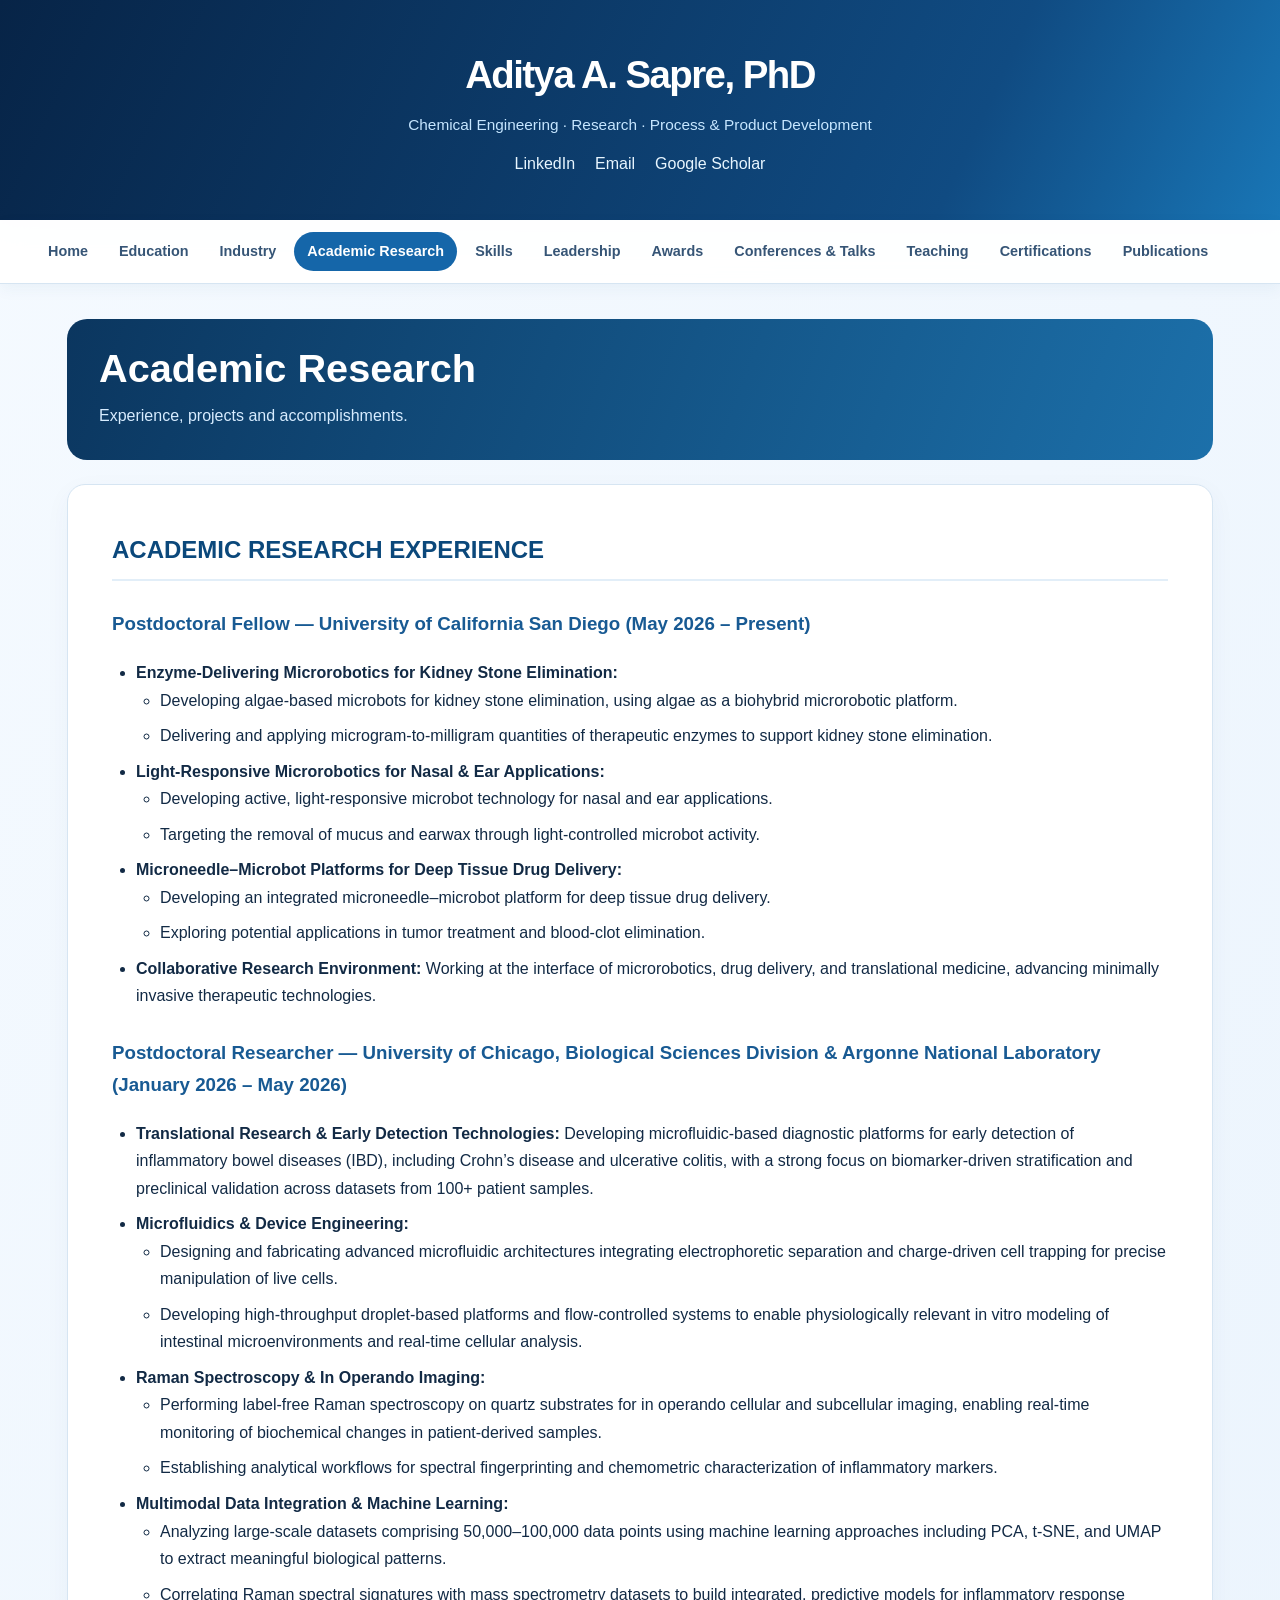
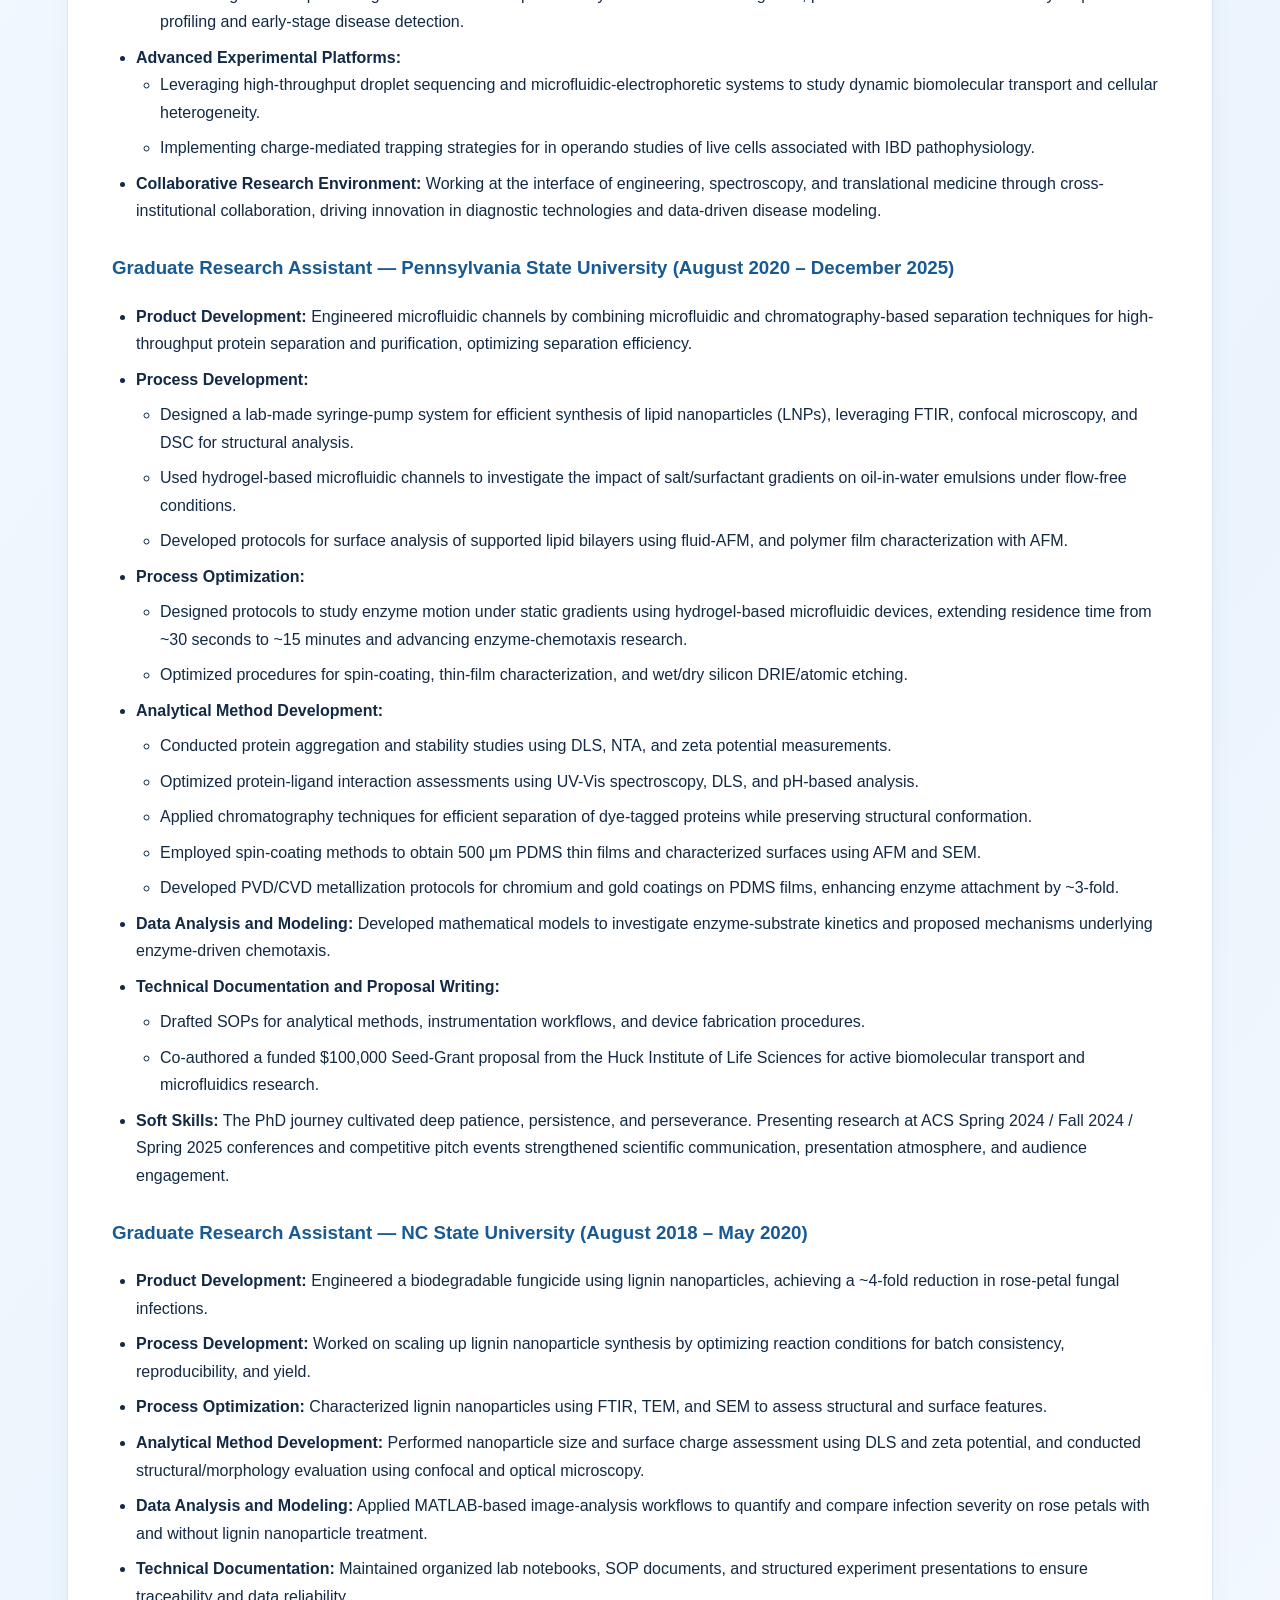
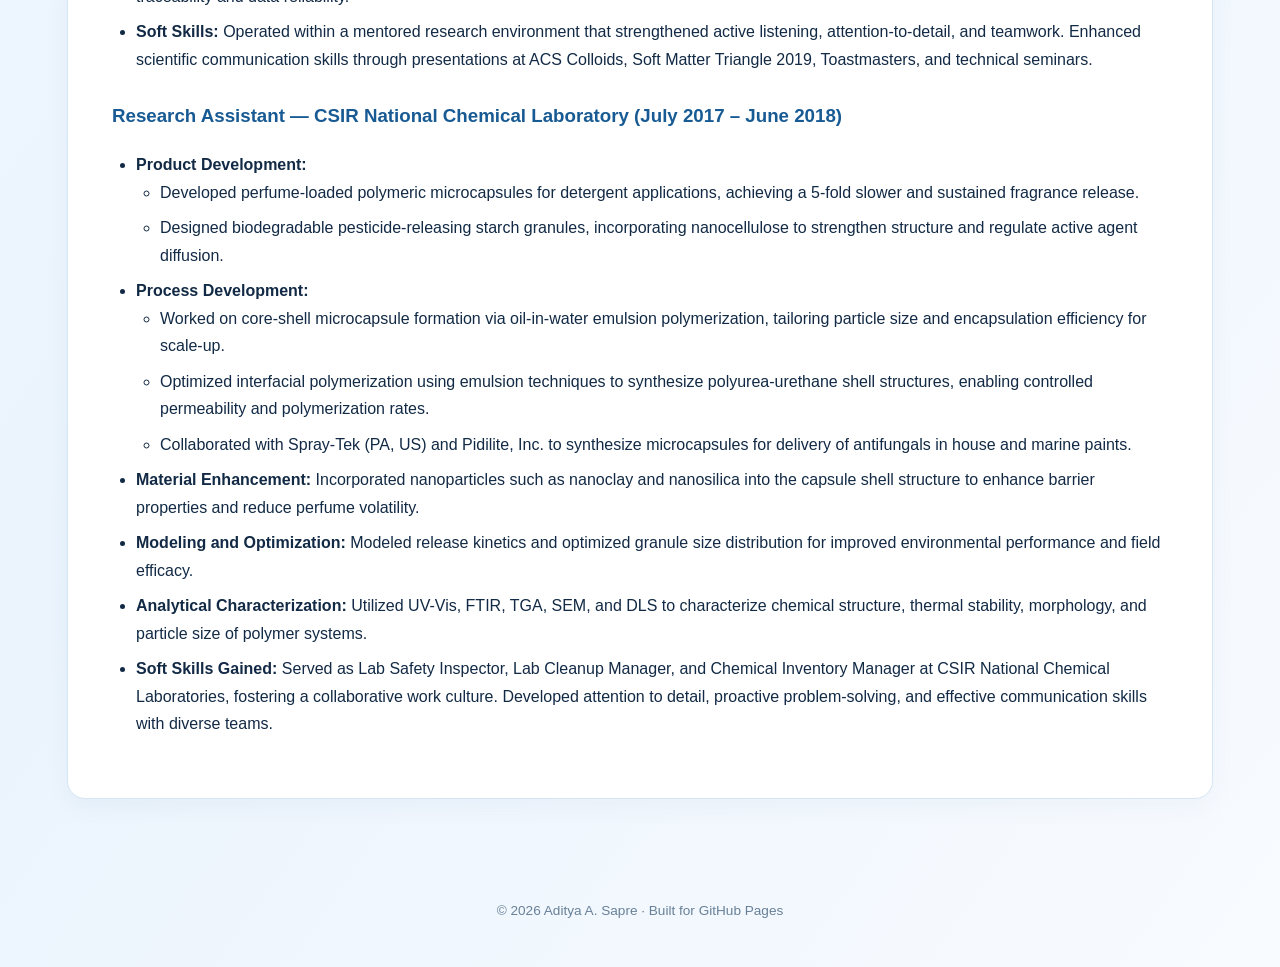
<file: academic.html>
<!DOCTYPE html><html lang="en"><head><meta charset="utf-8"><meta name="viewport" content="width=device-width, initial-scale=1"><meta name="description" content="Research, professional experience, awards and presentations of Aditya A. Sapre, PhD"><title>Academic Research | Aditya A. Sapre</title><link rel="stylesheet" href="style.css"></head><body><header><div class="brand">Aditya A. Sapre, PhD</div><div class="descriptor">Chemical Engineering · Research · Process &amp; Product Development</div><div class="links"><a href="https://www.linkedin.com/in/aditya-sapre-00100/" target="_blank" rel="noopener">LinkedIn</a><a href="mailto:aditya.sapre1995@gmail.com">Email</a><a href="https://scholar.google.com/citations?user=CB2lt_UAAAAJ&amp;hl=en" target="_blank" rel="noopener">Google Scholar</a></div></header><nav aria-label="Primary navigation"><a href="index.html" class="">Home</a><a href="education.html" class="">Education</a><a href="industry.html" class="">Industry</a><a href="academic.html" class="active">Academic Research</a><a href="skills.html" class="">Skills</a><a href="leadership.html" class="">Leadership</a><a href="awards.html" class="">Awards</a><a href="conferences.html" class="">Conferences & Talks</a><a href="teaching.html" class="">Teaching</a><a href="certs.html" class="">Certifications</a><a href="pubs.html" class="">Publications</a></nav><main><div class="pagehead"><h1>Academic Research</h1><p>Experience, projects and accomplishments.</p></div><section class="content">
<h2>ACADEMIC RESEARCH EXPERIENCE</h2>
<h3>Postdoctoral Fellow — University of California San Diego (May 2026 – Present)</h3>
<ul>
<li><strong>Enzyme-Delivering Microrobotics for Kidney Stone Elimination:</strong>
<ul>
<li>Developing algae-based microbots for kidney stone elimination, using algae as a biohybrid microrobotic platform.</li>
<li>Delivering and applying microgram-to-milligram quantities of therapeutic enzymes to support kidney stone elimination.</li>
</ul>
</li>
<li><strong>Light-Responsive Microrobotics for Nasal &amp; Ear Applications:</strong>
<ul>
<li>Developing active, light-responsive microbot technology for nasal and ear applications.</li>
<li>Targeting the removal of mucus and earwax through light-controlled microbot activity.</li>
</ul>
</li>
<li><strong>Microneedle–Microbot Platforms for Deep Tissue Drug Delivery:</strong>
<ul>
<li>Developing an integrated microneedle–microbot platform for deep tissue drug delivery.</li>
<li>Exploring potential applications in tumor treatment and blood-clot elimination.</li>
</ul>
</li>
<li><strong>Collaborative Research Environment:</strong> Working at the interface of microrobotics, drug delivery, and translational medicine, advancing minimally invasive therapeutic technologies.</li>
</ul>
<h3>Postdoctoral Researcher — University of Chicago, Biological Sciences Division &amp; Argonne National Laboratory (January 2026 – May 2026)</h3>
<ul>
<li><strong>Translational Research &amp; Early Detection Technologies:</strong> Developing microfluidic-based diagnostic platforms for early detection of inflammatory bowel diseases (IBD), including Crohn’s disease and ulcerative colitis, with a strong focus on biomarker-driven stratification and preclinical validation across datasets from 100+ patient samples.</li>
<li><strong>Microfluidics &amp; Device Engineering:</strong>
<ul>
<li>Designing and fabricating advanced microfluidic architectures integrating electrophoretic separation and charge-driven cell trapping for precise manipulation of live cells.</li>
<li>Developing high-throughput droplet-based platforms and flow-controlled systems to enable physiologically relevant in vitro modeling of intestinal microenvironments and real-time cellular analysis.</li>
</ul>
</li>
<li><strong>Raman Spectroscopy &amp; In Operando Imaging:</strong>
<ul>
<li>Performing label-free Raman spectroscopy on quartz substrates for in operando cellular and subcellular imaging, enabling real-time monitoring of biochemical changes in patient-derived samples.</li>
<li>Establishing analytical workflows for spectral fingerprinting and chemometric characterization of inflammatory markers.</li>
</ul>
</li>
<li><strong>Multimodal Data Integration &amp; Machine Learning:</strong>
<ul>
<li>Analyzing large-scale datasets comprising 50,000–100,000 data points using machine learning approaches including PCA, t-SNE, and UMAP to extract meaningful biological patterns.</li>
<li>Correlating Raman spectral signatures with mass spectrometry datasets to build integrated, predictive models for inflammatory response profiling and early-stage disease detection.</li>
</ul>
</li>
<li><strong>Advanced Experimental Platforms:</strong>
<ul>
<li>Leveraging high-throughput droplet sequencing and microfluidic-electrophoretic systems to study dynamic biomolecular transport and cellular heterogeneity.</li>
<li>Implementing charge-mediated trapping strategies for in operando studies of live cells associated with IBD pathophysiology.</li>
</ul>
</li>
<li><strong>Collaborative Research Environment:</strong> Working at the interface of engineering, spectroscopy, and translational medicine through cross-institutional collaboration, driving innovation in diagnostic technologies and data-driven disease modeling.</li>
</ul>
<h3>Graduate Research Assistant — Pennsylvania State University (August 2020 – December 2025)</h3>
<ul>
<li><strong>Product Development:</strong> Engineered microfluidic channels by combining microfluidic and chromatography-based separation techniques for high-throughput protein separation and purification, optimizing separation efficiency.</li>
<li><strong>Process Development:</strong></li>
<ul>
<li>Designed a lab-made syringe-pump system for efficient synthesis of lipid nanoparticles (LNPs), leveraging FTIR, confocal microscopy, and DSC for structural analysis.</li>
<li>Used hydrogel-based microfluidic channels to investigate the impact of salt/surfactant gradients on oil-in-water emulsions under flow-free conditions.</li>
<li>Developed protocols for surface analysis of supported lipid bilayers using fluid-AFM, and polymer film characterization with AFM.</li>
</ul>
<li><strong>Process Optimization:</strong></li>
<ul>
<li>Designed protocols to study enzyme motion under static gradients using hydrogel-based microfluidic devices, extending residence time from ~30 seconds to ~15 minutes and advancing enzyme-chemotaxis research.</li>
<li>Optimized procedures for spin-coating, thin-film characterization, and wet/dry silicon DRIE/atomic etching.</li>
</ul>
<li><strong>Analytical Method Development:</strong></li>
<ul>
<li>Conducted protein aggregation and stability studies using DLS, NTA, and zeta potential measurements.</li>
<li>Optimized protein-ligand interaction assessments using UV-Vis spectroscopy, DLS, and pH-based analysis.</li>
<li>Applied chromatography techniques for efficient separation of dye-tagged proteins while preserving structural conformation.</li>
<li>Employed spin-coating methods to obtain 500 μm PDMS thin films and characterized surfaces using AFM and SEM.</li>
<li>Developed PVD/CVD metallization protocols for chromium and gold coatings on PDMS films, enhancing enzyme attachment by ~3-fold.</li>
</ul>
<li><strong>Data Analysis and Modeling:</strong> Developed mathematical models to investigate enzyme-substrate kinetics and proposed mechanisms underlying enzyme-driven chemotaxis.</li>
<li><strong>Technical Documentation and Proposal Writing:</strong></li>
<ul>
<li>Drafted SOPs for analytical methods, instrumentation workflows, and device fabrication procedures.</li>
<li>Co-authored a funded $100,000 Seed-Grant proposal from the Huck Institute of Life Sciences for active biomolecular transport and microfluidics research.</li>
</ul>
<li><strong>Soft Skills:</strong> The PhD journey cultivated deep patience, persistence, and perseverance. Presenting research at ACS Spring 2024 / Fall 2024 / Spring 2025 conferences and competitive pitch events strengthened scientific communication, presentation atmosphere, and audience engagement.</li>
</ul>
<h3>Graduate Research Assistant — NC State University (August 2018 – May 2020)</h3>
<ul>
<li><strong>Product Development:</strong> Engineered a biodegradable fungicide using lignin nanoparticles, achieving a ~4-fold reduction in rose-petal fungal infections.</li>
<li><strong>Process Development:</strong> Worked on scaling up lignin nanoparticle synthesis by optimizing reaction conditions for batch consistency, reproducibility, and yield.</li>
<li><strong>Process Optimization:</strong> Characterized lignin nanoparticles using FTIR, TEM, and SEM to assess structural and surface features.</li>
<li><strong>Analytical Method Development:</strong> Performed nanoparticle size and surface charge assessment using DLS and zeta potential, and conducted structural/morphology evaluation using confocal and optical microscopy.</li>
<li><strong>Data Analysis and Modeling:</strong> Applied MATLAB-based image-analysis workflows to quantify and compare infection severity on rose petals with and without lignin nanoparticle treatment.</li>
<li><strong>Technical Documentation:</strong> Maintained organized lab notebooks, SOP documents, and structured experiment presentations to ensure traceability and data reliability.</li>
<li><strong>Soft Skills:</strong> Operated within a mentored research environment that strengthened active listening, attention-to-detail, and teamwork. Enhanced scientific communication skills through presentations at ACS Colloids, Soft Matter Triangle 2019, Toastmasters, and technical seminars.</li>
</ul>
<h3>Research Assistant — CSIR National Chemical Laboratory (July 2017 – June 2018)</h3>
<ul>
<li><strong>Product Development:</strong>
<ul>
<li>Developed perfume-loaded polymeric microcapsules for detergent applications, achieving a 5-fold slower and sustained fragrance release.</li>
<li>Designed biodegradable pesticide-releasing starch granules, incorporating nanocellulose to strengthen structure and regulate active agent diffusion.</li>
</ul>
</li>
<li><strong>Process Development:</strong>
<ul>
<li>Worked on core-shell microcapsule formation via oil-in-water emulsion polymerization, tailoring particle size and encapsulation efficiency for scale-up.</li>
<li>Optimized interfacial polymerization using emulsion techniques to synthesize polyurea-urethane shell structures, enabling controlled permeability and polymerization rates.</li>
<li>Collaborated with Spray-Tek (PA, US) and Pidilite, Inc. to synthesize microcapsules for delivery of antifungals in house and marine paints.</li>
</ul>
</li>
<li><strong>Material Enhancement:</strong> Incorporated nanoparticles such as nanoclay and nanosilica into the capsule shell structure to enhance barrier properties and reduce perfume volatility.</li>
<li><strong>Modeling and Optimization:</strong> Modeled release kinetics and optimized granule size distribution for improved environmental performance and field efficacy.</li>
<li><strong>Analytical Characterization:</strong> Utilized UV-Vis, FTIR, TGA, SEM, and DLS to characterize chemical structure, thermal stability, morphology, and particle size of polymer systems.</li>
<li><strong>Soft Skills Gained:</strong> Served as Lab Safety Inspector, Lab Cleanup Manager, and Chemical Inventory Manager at CSIR National Chemical Laboratories, fostering a collaborative work culture. Developed attention to detail, proactive problem-solving, and effective communication skills with diverse teams.</li>
</ul>
</section></main><footer class="footer">© 2026 Aditya A. Sapre · Built for GitHub Pages</footer></body></html>
</file>
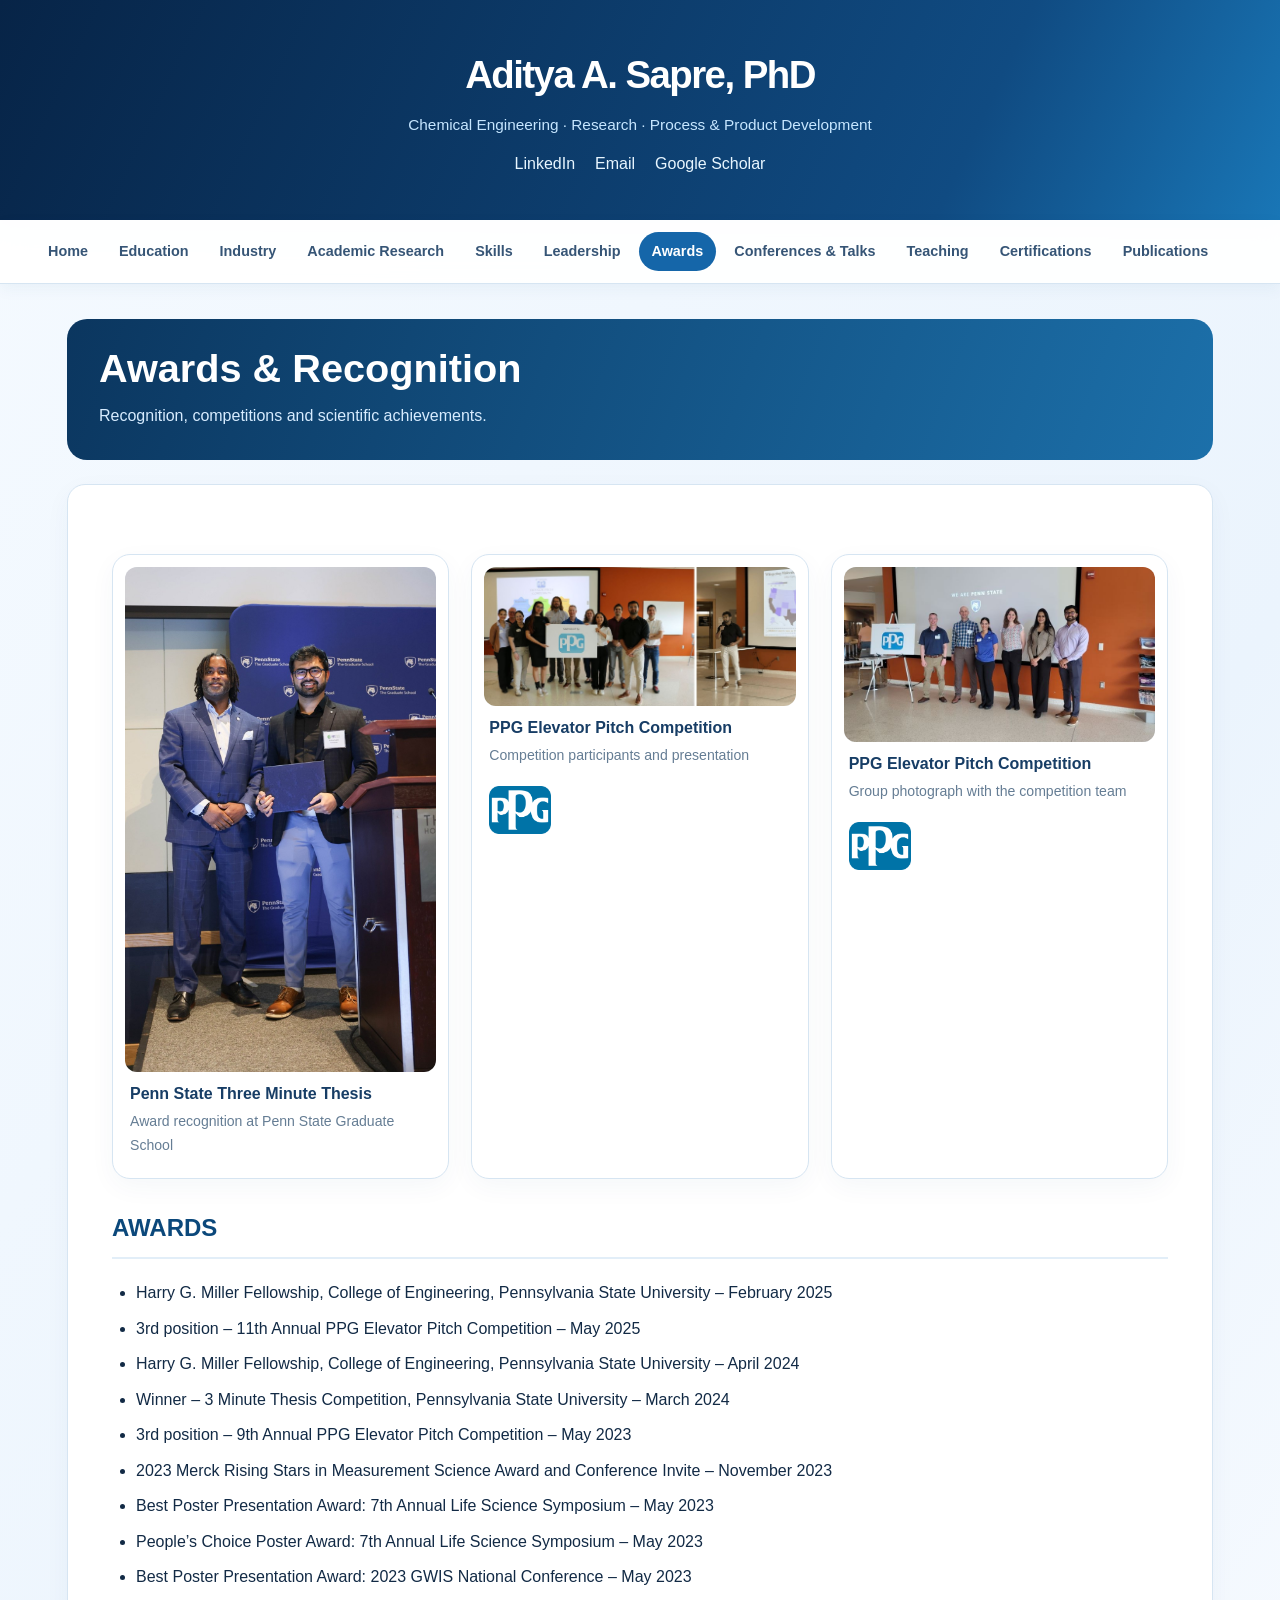
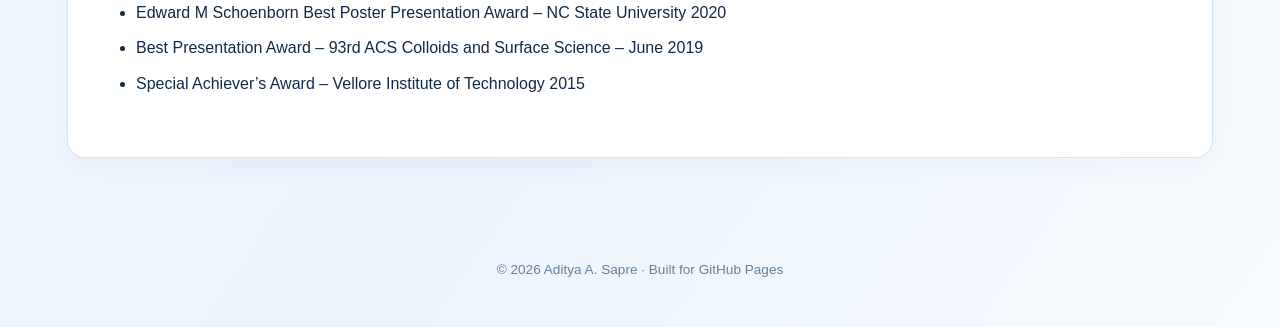
<file: awards.html>
<!DOCTYPE html><html lang="en"><head><meta charset="utf-8"><meta name="viewport" content="width=device-width, initial-scale=1"><meta name="description" content="Research, professional experience, awards and presentations of Aditya A. Sapre, PhD"><title>Awards &amp; Recognition | Aditya A. Sapre</title><link rel="stylesheet" href="style.css"></head><body><header><div class="brand">Aditya A. Sapre, PhD</div><div class="descriptor">Chemical Engineering · Research · Process &amp; Product Development</div><div class="links"><a href="https://www.linkedin.com/in/aditya-sapre-00100/" target="_blank" rel="noopener">LinkedIn</a><a href="mailto:aditya.sapre1995@gmail.com">Email</a><a href="https://scholar.google.com/citations?user=CB2lt_UAAAAJ&amp;hl=en" target="_blank" rel="noopener">Google Scholar</a></div></header><nav aria-label="Primary navigation"><a href="index.html" class="">Home</a><a href="education.html" class="">Education</a><a href="industry.html" class="">Industry</a><a href="academic.html" class="">Academic Research</a><a href="skills.html" class="">Skills</a><a href="leadership.html" class="">Leadership</a><a href="awards.html" class="active">Awards</a><a href="conferences.html" class="">Conferences & Talks</a><a href="teaching.html" class="">Teaching</a><a href="certs.html" class="">Certifications</a><a href="pubs.html" class="">Publications</a></nav><main><div class="pagehead"><h1>Awards &amp; Recognition</h1><p>Recognition, competitions and scientific achievements.</p></div><section class="content"><div class="gallery"><article class="photo-card"><img class="photo" src="three-minute-thesis.jpg" alt="Penn State Three Minute Thesis" loading="lazy"><div class="caption">Penn State Three Minute Thesis</div><div class="subcaption">Award recognition at Penn State Graduate School</div></article><article class="photo-card"><img class="photo" src="ppg-elevator-pitch.jpg" alt="PPG Elevator Pitch Competition" loading="lazy"><div class="caption">PPG Elevator Pitch Competition</div><div class="subcaption">Competition participants and presentation</div><img class="brandmark" src="ppg-logo.png" alt="Organization logo"></article><article class="photo-card"><img class="photo" src="ppg-pitch-team.jpg" alt="PPG Elevator Pitch Competition" loading="lazy"><div class="caption">PPG Elevator Pitch Competition</div><div class="subcaption">Group photograph with the competition team</div><img class="brandmark" src="ppg-logo.png" alt="Organization logo"></article></div>
<h2>AWARDS</h2>
<ul>
<li>Harry G. Miller Fellowship, College of Engineering, Pennsylvania State University – February 2025</li>
<li>3rd position – 11th Annual PPG Elevator Pitch Competition – May 2025</li>
<li>Harry G. Miller Fellowship, College of Engineering, Pennsylvania State University – April 2024</li>
<li>Winner – 3 Minute Thesis Competition, Pennsylvania State University – March 2024</li>
<li>3rd position – 9th Annual PPG Elevator Pitch Competition – May 2023</li>
<li>2023 Merck Rising Stars in Measurement Science Award and Conference Invite – November 2023</li>
<li>Best Poster Presentation Award: 7th Annual Life Science Symposium – May 2023</li>
<li>People’s Choice Poster Award: 7th Annual Life Science Symposium – May 2023</li>
<li>Best Poster Presentation Award: 2023 GWIS National Conference – May 2023</li>
<li>Edward M Schoenborn Best Poster Presentation Award – NC State University 2020</li>
<li>Best Presentation Award – 93rd ACS Colloids and Surface Science – June 2019</li>
<li>Special Achiever’s Award – Vellore Institute of Technology 2015</li>
</ul>
</section></main><footer class="footer">© 2026 Aditya A. Sapre · Built for GitHub Pages</footer></body></html>
</file>
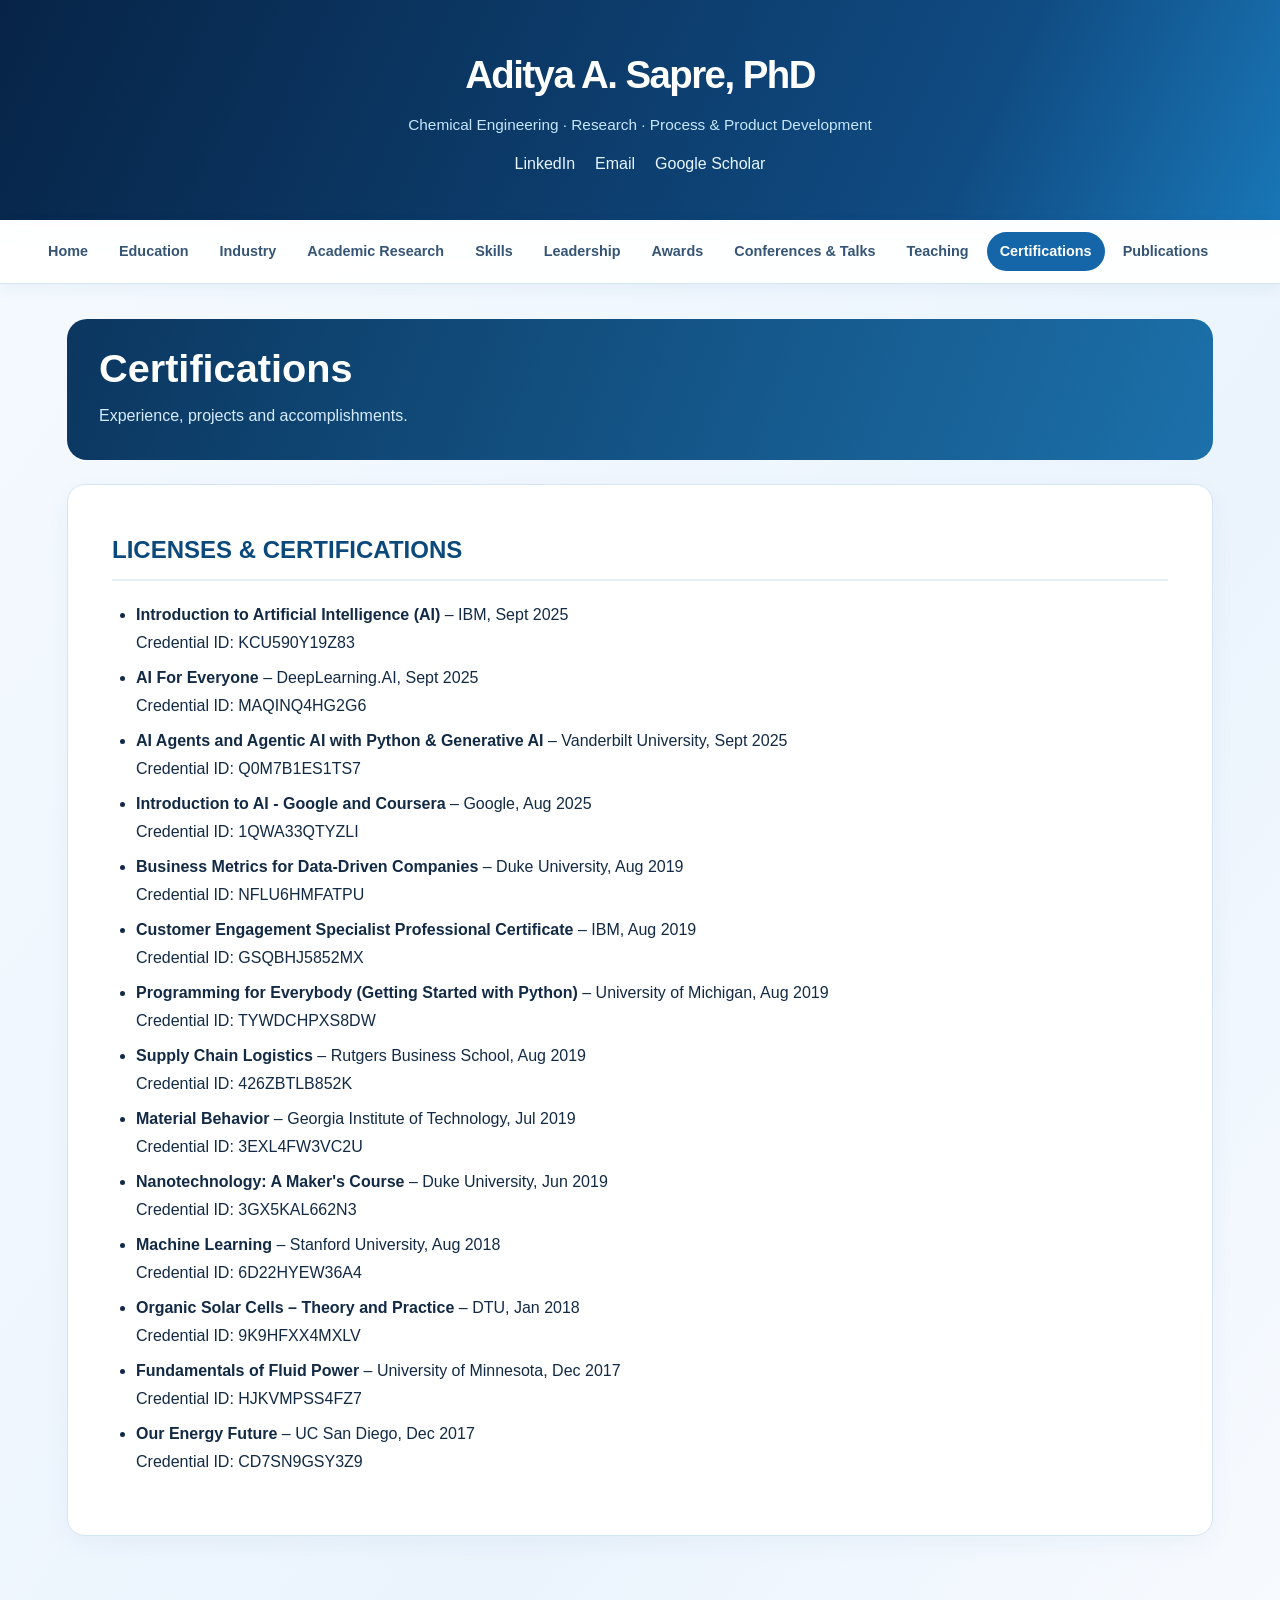
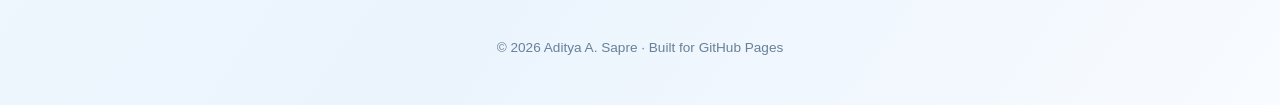
<file: certs.html>
<!DOCTYPE html><html lang="en"><head><meta charset="utf-8"><meta name="viewport" content="width=device-width, initial-scale=1"><meta name="description" content="Research, professional experience, awards and presentations of Aditya A. Sapre, PhD"><title>Certifications | Aditya A. Sapre</title><link rel="stylesheet" href="style.css"></head><body><header><div class="brand">Aditya A. Sapre, PhD</div><div class="descriptor">Chemical Engineering · Research · Process &amp; Product Development</div><div class="links"><a href="https://www.linkedin.com/in/aditya-sapre-00100/" target="_blank" rel="noopener">LinkedIn</a><a href="mailto:aditya.sapre1995@gmail.com">Email</a><a href="https://scholar.google.com/citations?user=CB2lt_UAAAAJ&amp;hl=en" target="_blank" rel="noopener">Google Scholar</a></div></header><nav aria-label="Primary navigation"><a href="index.html" class="">Home</a><a href="education.html" class="">Education</a><a href="industry.html" class="">Industry</a><a href="academic.html" class="">Academic Research</a><a href="skills.html" class="">Skills</a><a href="leadership.html" class="">Leadership</a><a href="awards.html" class="">Awards</a><a href="conferences.html" class="">Conferences & Talks</a><a href="teaching.html" class="">Teaching</a><a href="certs.html" class="active">Certifications</a><a href="pubs.html" class="">Publications</a></nav><main><div class="pagehead"><h1>Certifications</h1><p>Experience, projects and accomplishments.</p></div><section class="content">
<h2>LICENSES &amp; CERTIFICATIONS</h2>
<ul>
<li>
<b>Introduction to Artificial Intelligence (AI)</b> – IBM, Sept 2025<br/>
<span class="cred-id">Credential ID: KCU590Y19Z83</span>
</li>
<li>
<b>AI For Everyone</b> – DeepLearning.AI, Sept 2025<br/>
<span class="cred-id">Credential ID: MAQINQ4HG2G6</span>
</li>
<li>
<b>AI Agents and Agentic AI with Python &amp; Generative AI</b> – Vanderbilt University, Sept 2025<br/>
<span class="cred-id">Credential ID: Q0M7B1ES1TS7</span>
</li>
<li>
<b>Introduction to AI - Google and Coursera</b> – Google, Aug 2025<br/>
<span class="cred-id">Credential ID: 1QWA33QTYZLI</span>
</li>
<li>
<b>Business Metrics for Data-Driven Companies</b> – Duke University, Aug 2019<br/>
<span class="cred-id">Credential ID: NFLU6HMFATPU</span>
</li>
<li>
<b>Customer Engagement Specialist Professional Certificate</b> – IBM, Aug 2019<br/>
<span class="cred-id">Credential ID: GSQBHJ5852MX</span>
</li>
<li>
<b>Programming for Everybody (Getting Started with Python)</b> – University of Michigan, Aug 2019<br/>
<span class="cred-id">Credential ID: TYWDCHPXS8DW</span>
</li>
<li>
<b>Supply Chain Logistics</b> – Rutgers Business School, Aug 2019<br/>
<span class="cred-id">Credential ID: 426ZBTLB852K</span>
</li>
<li>
<b>Material Behavior</b> – Georgia Institute of Technology, Jul 2019<br/>
<span class="cred-id">Credential ID: 3EXL4FW3VC2U</span>
</li>
<li>
<b>Nanotechnology: A Maker's Course</b> – Duke University, Jun 2019<br/>
<span class="cred-id">Credential ID: 3GX5KAL662N3</span>
</li>
<li>
<b>Machine Learning</b> – Stanford University, Aug 2018<br/>
<span class="cred-id">Credential ID: 6D22HYEW36A4</span>
</li>
<li>
<b>Organic Solar Cells – Theory and Practice</b> – DTU, Jan 2018<br/>
<span class="cred-id">Credential ID: 9K9HFXX4MXLV</span>
</li>
<li>
<b>Fundamentals of Fluid Power</b> – University of Minnesota, Dec 2017<br/>
<span class="cred-id">Credential ID: HJKVMPSS4FZ7</span>
</li>
<li>
<b>Our Energy Future</b> – UC San Diego, Dec 2017<br/>
<span class="cred-id">Credential ID: CD7SN9GSY3Z9</span>
</li>
</ul>
</section></main><footer class="footer">© 2026 Aditya A. Sapre · Built for GitHub Pages</footer></body></html>
</file>
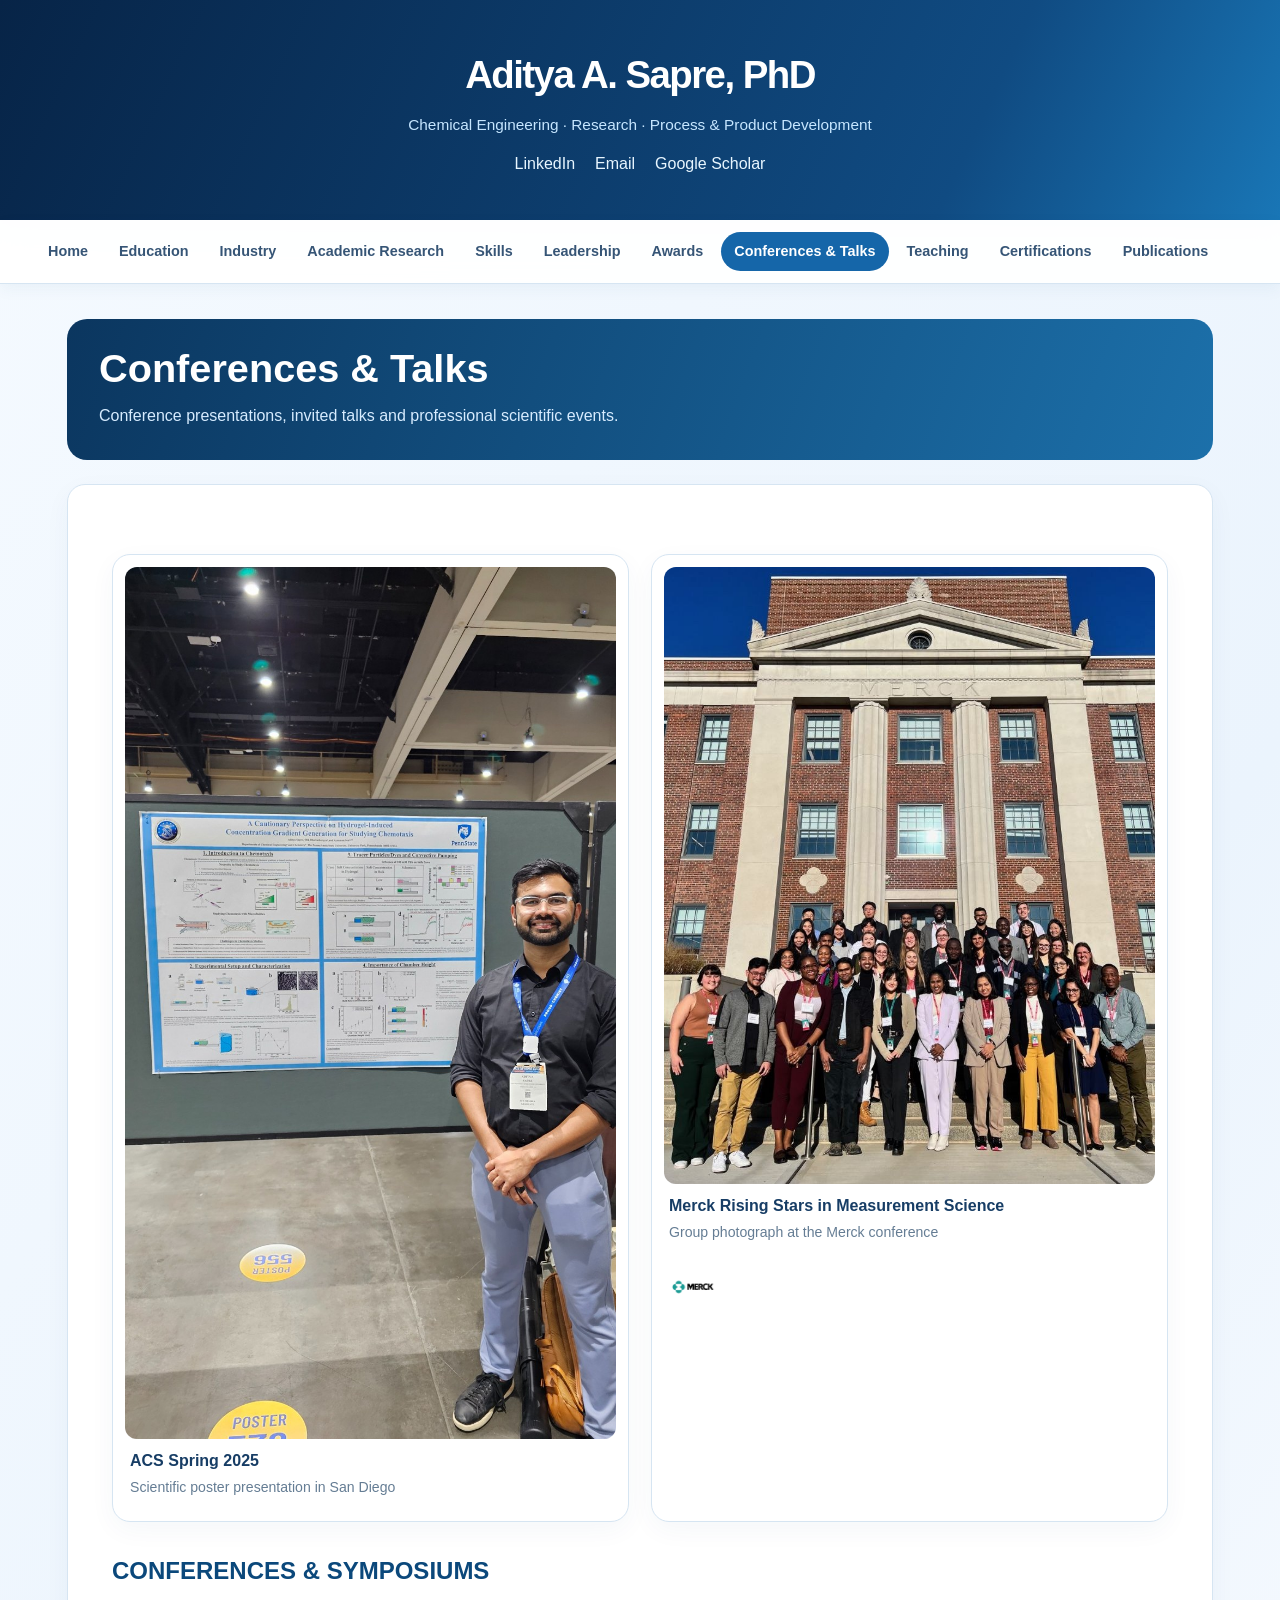
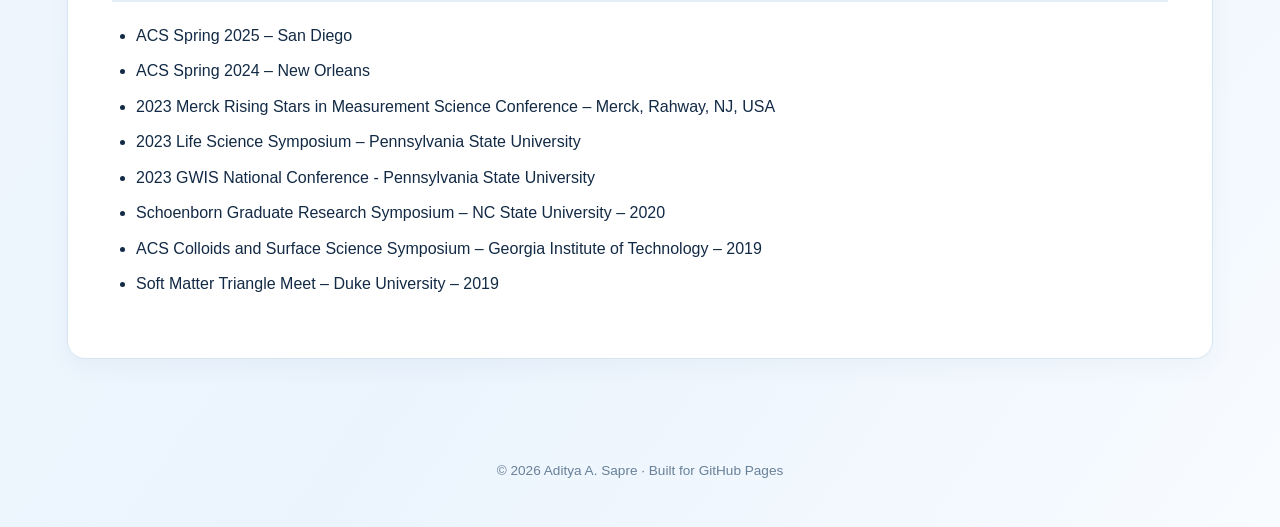
<file: conferences.html>
<!DOCTYPE html><html lang="en"><head><meta charset="utf-8"><meta name="viewport" content="width=device-width, initial-scale=1"><meta name="description" content="Research, professional experience, awards and presentations of Aditya A. Sapre, PhD"><title>Conferences &amp; Talks | Aditya A. Sapre</title><link rel="stylesheet" href="style.css"></head><body><header><div class="brand">Aditya A. Sapre, PhD</div><div class="descriptor">Chemical Engineering · Research · Process &amp; Product Development</div><div class="links"><a href="https://www.linkedin.com/in/aditya-sapre-00100/" target="_blank" rel="noopener">LinkedIn</a><a href="mailto:aditya.sapre1995@gmail.com">Email</a><a href="https://scholar.google.com/citations?user=CB2lt_UAAAAJ&amp;hl=en" target="_blank" rel="noopener">Google Scholar</a></div></header><nav aria-label="Primary navigation"><a href="index.html" class="">Home</a><a href="education.html" class="">Education</a><a href="industry.html" class="">Industry</a><a href="academic.html" class="">Academic Research</a><a href="skills.html" class="">Skills</a><a href="leadership.html" class="">Leadership</a><a href="awards.html" class="">Awards</a><a href="conferences.html" class="active">Conferences & Talks</a><a href="teaching.html" class="">Teaching</a><a href="certs.html" class="">Certifications</a><a href="pubs.html" class="">Publications</a></nav><main><div class="pagehead"><h1>Conferences &amp; Talks</h1><p>Conference presentations, invited talks and professional scientific events.</p></div><section class="content"><div class="gallery"><article class="photo-card"><img class="photo" src="acs-spring-poster.jpg" alt="ACS Spring 2025" loading="lazy"><div class="caption">ACS Spring 2025</div><div class="subcaption">Scientific poster presentation in San Diego</div></article><article class="photo-card"><img class="photo" src="merck-rising-stars.jpg" alt="Merck Rising Stars in Measurement Science" loading="lazy"><div class="caption">Merck Rising Stars in Measurement Science</div><div class="subcaption">Group photograph at the Merck conference</div><img class="brandmark" src="merck-logo.png" alt="Organization logo"></article></div>
<h2>CONFERENCES &amp; SYMPOSIUMS</h2>
<ul>
<li>ACS Spring 2025 – San Diego</li>
<li>ACS Spring 2024 – New Orleans</li>
<li>2023 Merck Rising Stars in Measurement Science Conference – Merck, Rahway, NJ, USA</li>
<li>2023 Life Science Symposium – Pennsylvania State University</li>
<li>2023 GWIS National Conference - Pennsylvania State University</li>
<li>Schoenborn Graduate Research Symposium – NC State University – 2020</li>
<li>ACS Colloids and Surface Science Symposium – Georgia Institute of Technology – 2019</li>
<li>Soft Matter Triangle Meet – Duke University – 2019</li>
</ul>
</section></main><footer class="footer">© 2026 Aditya A. Sapre · Built for GitHub Pages</footer></body></html>
</file>
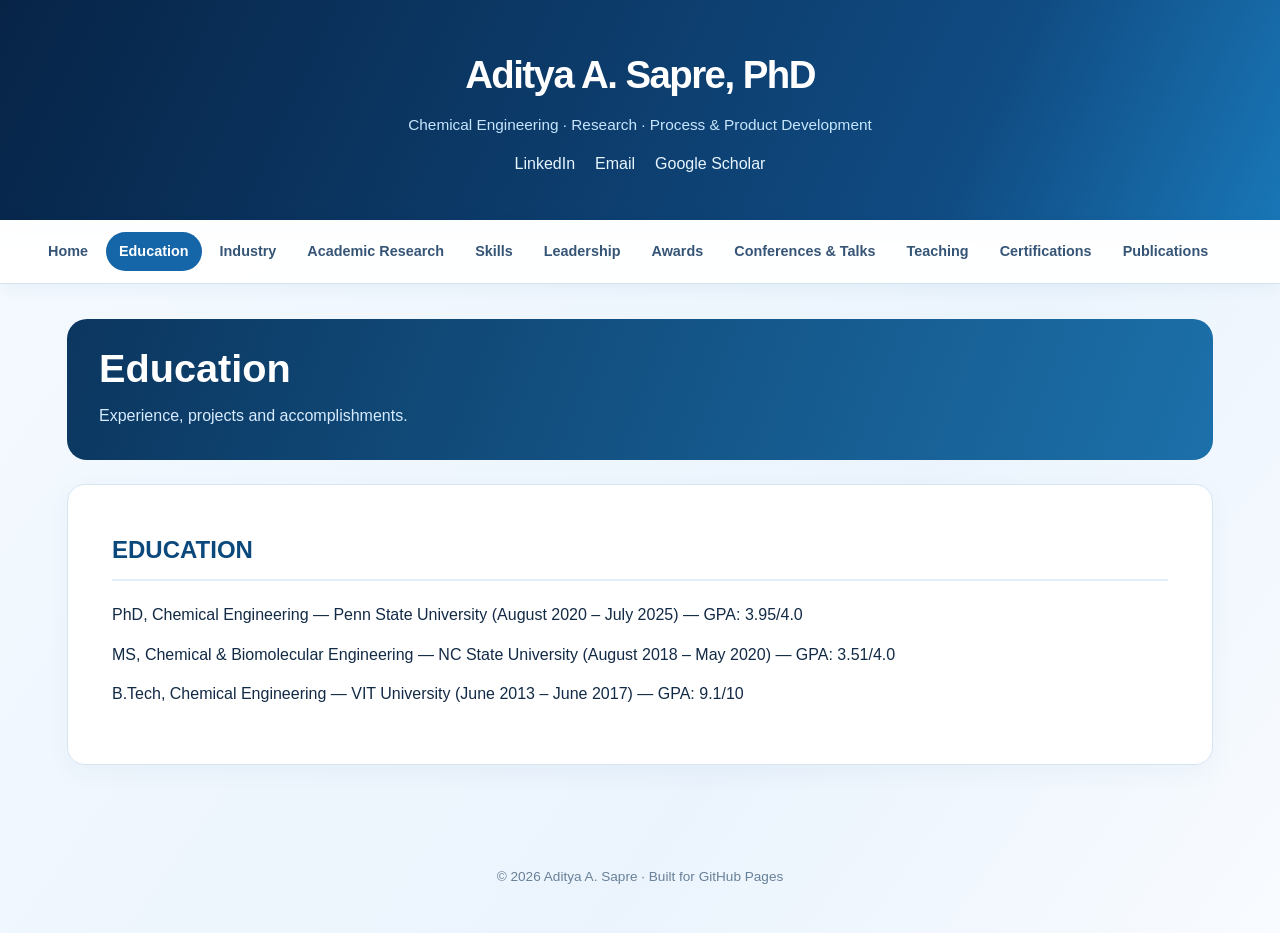
<file: education.html>
<!DOCTYPE html><html lang="en"><head><meta charset="utf-8"><meta name="viewport" content="width=device-width, initial-scale=1"><meta name="description" content="Research, professional experience, awards and presentations of Aditya A. Sapre, PhD"><title>Education | Aditya A. Sapre</title><link rel="stylesheet" href="style.css"></head><body><header><div class="brand">Aditya A. Sapre, PhD</div><div class="descriptor">Chemical Engineering · Research · Process &amp; Product Development</div><div class="links"><a href="https://www.linkedin.com/in/aditya-sapre-00100/" target="_blank" rel="noopener">LinkedIn</a><a href="mailto:aditya.sapre1995@gmail.com">Email</a><a href="https://scholar.google.com/citations?user=CB2lt_UAAAAJ&amp;hl=en" target="_blank" rel="noopener">Google Scholar</a></div></header><nav aria-label="Primary navigation"><a href="index.html" class="">Home</a><a href="education.html" class="active">Education</a><a href="industry.html" class="">Industry</a><a href="academic.html" class="">Academic Research</a><a href="skills.html" class="">Skills</a><a href="leadership.html" class="">Leadership</a><a href="awards.html" class="">Awards</a><a href="conferences.html" class="">Conferences & Talks</a><a href="teaching.html" class="">Teaching</a><a href="certs.html" class="">Certifications</a><a href="pubs.html" class="">Publications</a></nav><main><div class="pagehead"><h1>Education</h1><p>Experience, projects and accomplishments.</p></div><section class="content">
<h2>EDUCATION</h2>
<p>PhD, Chemical Engineering — Penn State University (August 2020 – July 2025) — GPA: 3.95/4.0</p>
<p>MS, Chemical &amp; Biomolecular Engineering — NC State University (August 2018 – May 2020) — GPA: 3.51/4.0</p>
<p>B.Tech, Chemical Engineering — VIT University (June 2013 – June 2017) — GPA: 9.1/10</p>
</section></main><footer class="footer">© 2026 Aditya A. Sapre · Built for GitHub Pages</footer></body></html>
</file>
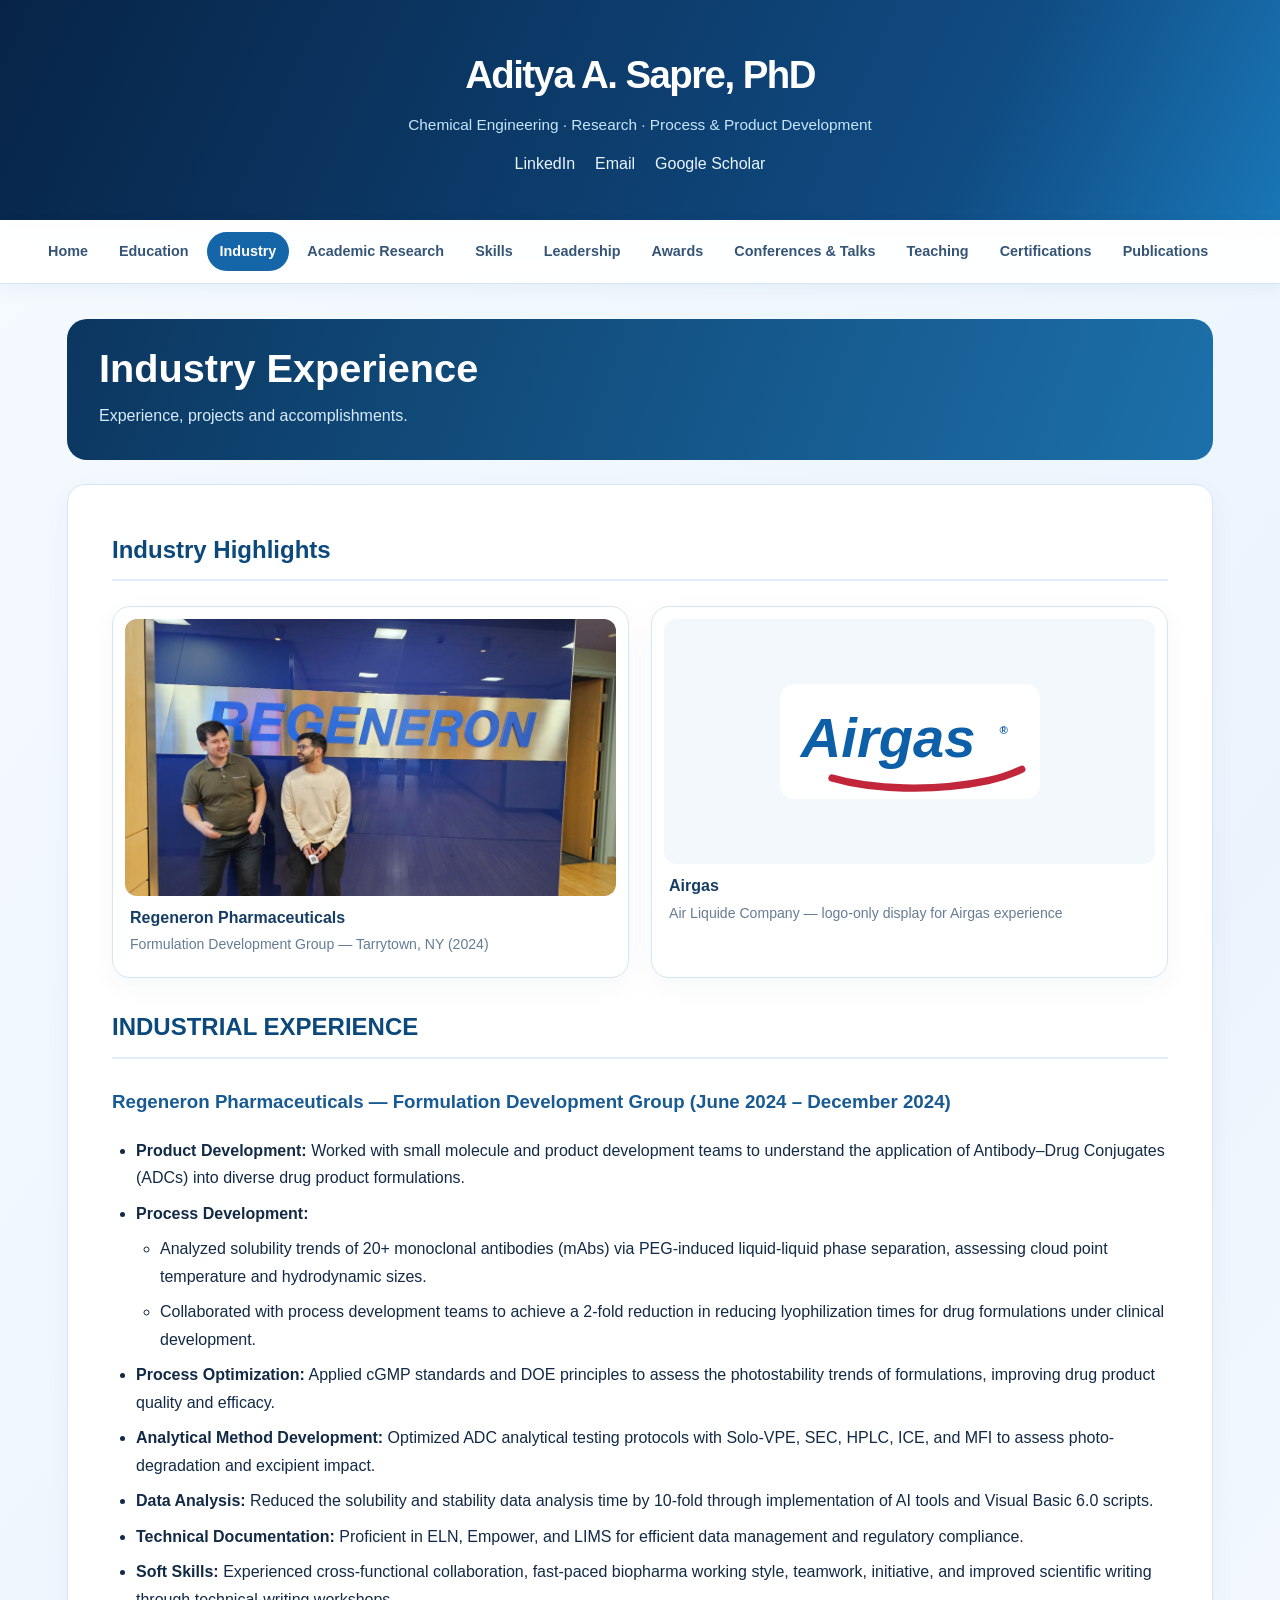
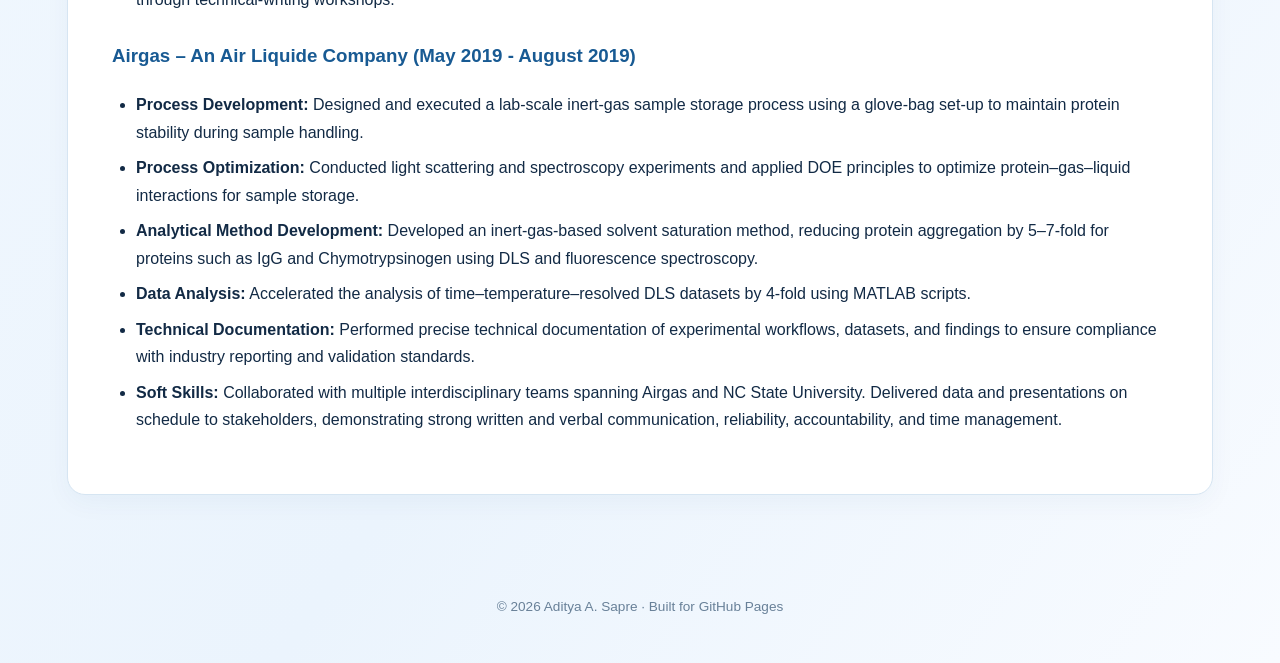
<file: industry.html>
<!DOCTYPE html><html lang="en"><head><meta charset="utf-8"><meta name="viewport" content="width=device-width, initial-scale=1"><meta name="description" content="Research, professional experience, awards and presentations of Aditya A. Sapre, PhD"><title>Industry Experience | Aditya A. Sapre</title><link rel="stylesheet" href="style.css"></head><body><header><div class="brand">Aditya A. Sapre, PhD</div><div class="descriptor">Chemical Engineering · Research · Process &amp; Product Development</div><div class="links"><a href="https://www.linkedin.com/in/aditya-sapre-00100/" target="_blank" rel="noopener">LinkedIn</a><a href="mailto:aditya.sapre1995@gmail.com">Email</a><a href="https://scholar.google.com/citations?user=CB2lt_UAAAAJ&amp;hl=en" target="_blank" rel="noopener">Google Scholar</a></div></header><nav aria-label="Primary navigation"><a href="index.html" class="">Home</a><a href="education.html" class="">Education</a><a href="industry.html" class="active">Industry</a><a href="academic.html" class="">Academic Research</a><a href="skills.html" class="">Skills</a><a href="leadership.html" class="">Leadership</a><a href="awards.html" class="">Awards</a><a href="conferences.html" class="">Conferences & Talks</a><a href="teaching.html" class="">Teaching</a><a href="certs.html" class="">Certifications</a><a href="pubs.html" class="">Publications</a></nav><main><div class="pagehead"><h1>Industry Experience</h1><p>Experience, projects and accomplishments.</p></div><section class="content">
<h2>Industry Highlights</h2>
<div class="gallery">
  <div class="photo-card">
    <img src="regeneron-team.jpg" class="photo" alt="Regeneron experience photo">
    <div class="caption">Regeneron Pharmaceuticals</div>
    <div class="subcaption">Formulation Development Group — Tarrytown, NY (2024)</div>
  </div>
  <div class="photo-card">
    <div style="display:flex; justify-content:center; align-items:center; min-height:245px; border-radius:12px; background:#f3f8fc; padding:16px;">
      <img src="airgas-logo.svg" alt="Airgas logo" style="width:72%; max-width:260px; height:auto; display:block; margin:auto;">
    </div>
    <div class="caption">Airgas</div>
    <div class="subcaption">Air Liquide Company — logo-only display for Airgas experience</div>
  </div>
</div>

<h2>INDUSTRIAL EXPERIENCE</h2>
<h3>Regeneron Pharmaceuticals — Formulation Development Group (June 2024 – December 2024)</h3>
<ul>
<li><strong>Product Development:</strong> Worked with small molecule and product development teams to understand the application of Antibody–Drug Conjugates (ADCs) into diverse drug product formulations.</li>
<li><strong>Process Development:</strong></li>
<ul>
<li>Analyzed solubility trends of 20+ monoclonal antibodies (mAbs) via PEG-induced liquid-liquid phase separation, assessing cloud point temperature and hydrodynamic sizes.</li>
<li>Collaborated with process development teams to achieve a 2-fold reduction in reducing lyophilization times for drug formulations under clinical development.</li>
</ul>
<li><strong>Process Optimization:</strong> Applied cGMP standards and DOE principles to assess the photostability trends of formulations, improving drug product quality and efficacy.</li>
<li><strong>Analytical Method Development:</strong> Optimized ADC analytical testing protocols with Solo-VPE, SEC, HPLC, ICE, and MFI to assess photo-degradation and excipient impact.</li>
<li><strong>Data Analysis:</strong> Reduced the solubility and stability data analysis time by 10-fold through implementation of AI tools and Visual Basic 6.0 scripts.</li>
<li><strong>Technical Documentation:</strong> Proficient in ELN, Empower, and LIMS for efficient data management and regulatory compliance.</li>
<li><strong>Soft Skills:</strong> Experienced cross-functional collaboration, fast-paced biopharma working style, teamwork, initiative, and improved scientific writing through technical-writing workshops.</li>
</ul>
<h3>Airgas – An Air Liquide Company (May 2019 - August 2019)</h3>
<ul>
<li><strong>Process Development:</strong> Designed and executed a lab-scale inert-gas sample storage process using a glove-bag set-up to maintain protein stability during sample handling.</li>
<li><strong>Process Optimization:</strong> Conducted light scattering and spectroscopy experiments and applied DOE principles to optimize protein–gas–liquid interactions for sample storage.</li>
<li><strong>Analytical Method Development:</strong> Developed an inert-gas-based solvent saturation method, reducing protein aggregation by 5–7-fold for proteins such as IgG and Chymotrypsinogen using DLS and fluorescence spectroscopy.</li>
<li><strong>Data Analysis:</strong> Accelerated the analysis of time–temperature–resolved DLS datasets by 4-fold using MATLAB scripts.</li>
<li><strong>Technical Documentation:</strong> Performed precise technical documentation of experimental workflows, datasets, and findings to ensure compliance with industry reporting and validation standards.</li>
<li><strong>Soft Skills:</strong> Collaborated with multiple interdisciplinary teams spanning Airgas and NC State University. Delivered data and presentations on schedule to stakeholders, demonstrating strong written and verbal communication, reliability, accountability, and time management.</li>
</ul>
</section></main><footer class="footer">© 2026 Aditya A. Sapre · Built for GitHub Pages</footer></body></html>
</file>
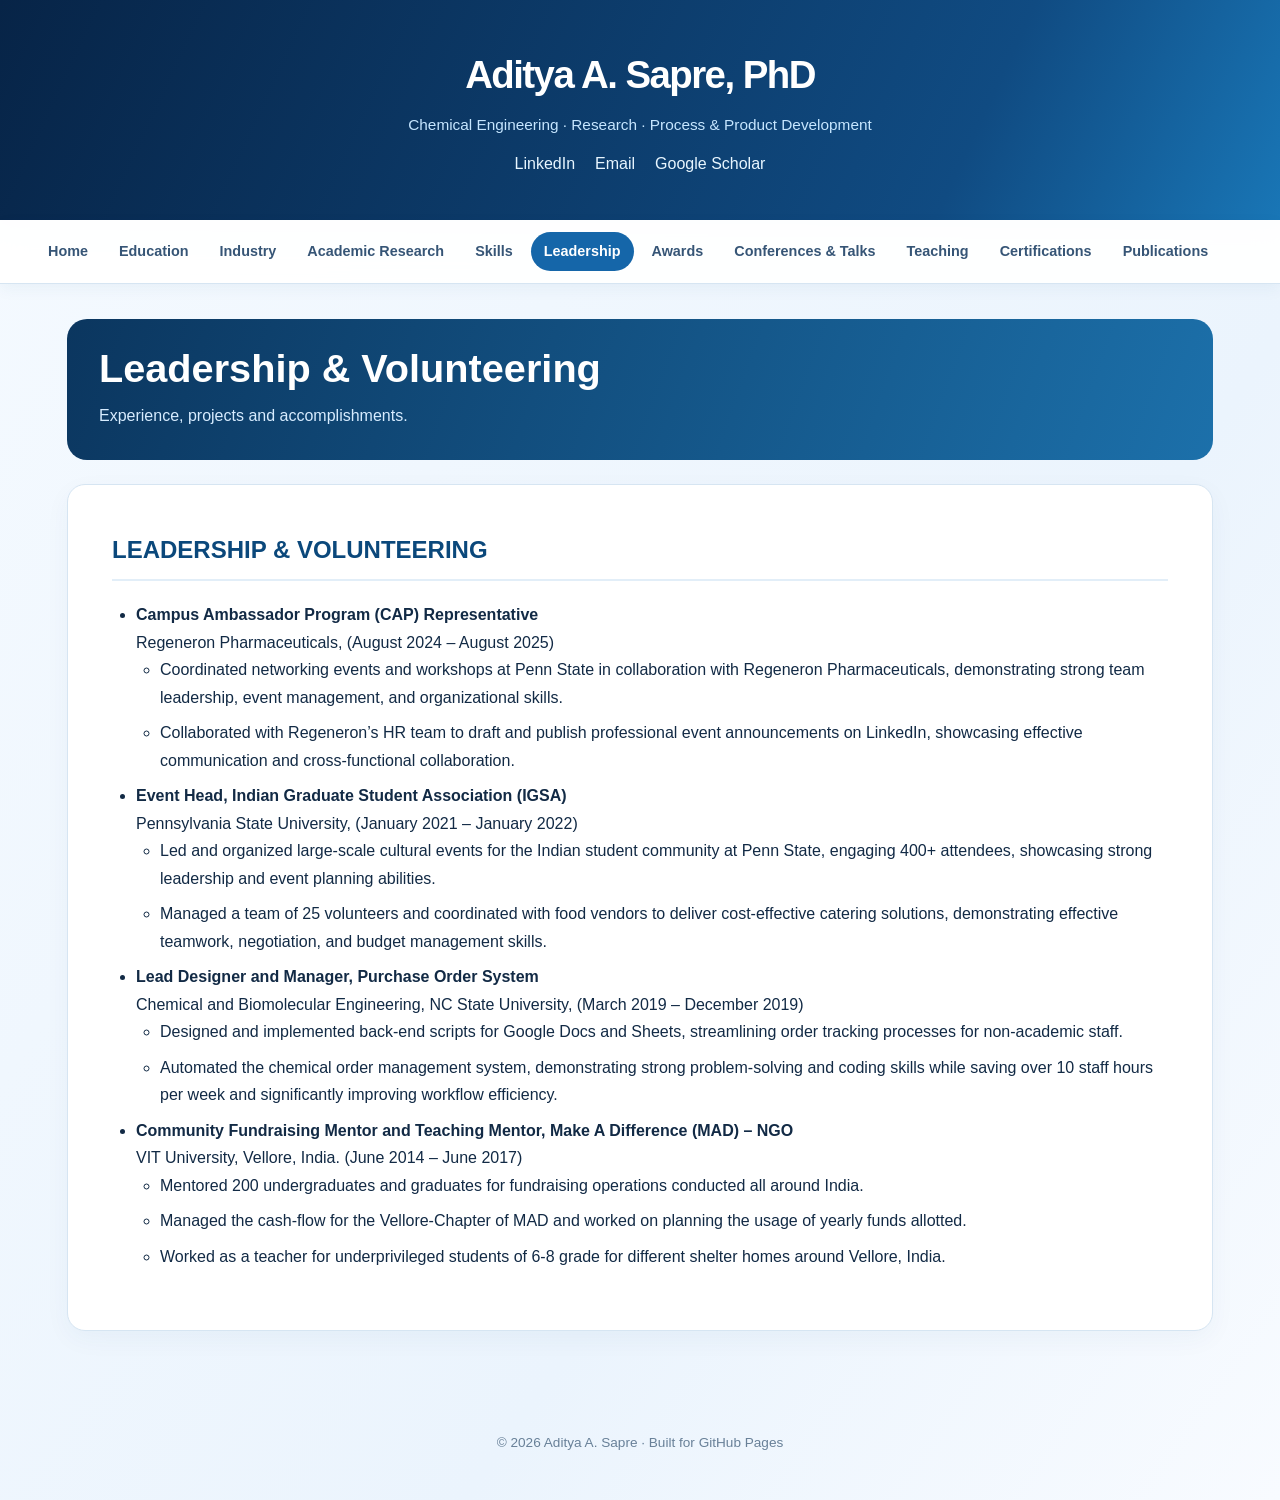
<file: leadership.html>
<!DOCTYPE html><html lang="en"><head><meta charset="utf-8"><meta name="viewport" content="width=device-width, initial-scale=1"><meta name="description" content="Research, professional experience, awards and presentations of Aditya A. Sapre, PhD"><title>Leadership &amp; Volunteering | Aditya A. Sapre</title><link rel="stylesheet" href="style.css"></head><body><header><div class="brand">Aditya A. Sapre, PhD</div><div class="descriptor">Chemical Engineering · Research · Process &amp; Product Development</div><div class="links"><a href="https://www.linkedin.com/in/aditya-sapre-00100/" target="_blank" rel="noopener">LinkedIn</a><a href="mailto:aditya.sapre1995@gmail.com">Email</a><a href="https://scholar.google.com/citations?user=CB2lt_UAAAAJ&amp;hl=en" target="_blank" rel="noopener">Google Scholar</a></div></header><nav aria-label="Primary navigation"><a href="index.html" class="">Home</a><a href="education.html" class="">Education</a><a href="industry.html" class="">Industry</a><a href="academic.html" class="">Academic Research</a><a href="skills.html" class="">Skills</a><a href="leadership.html" class="active">Leadership</a><a href="awards.html" class="">Awards</a><a href="conferences.html" class="">Conferences & Talks</a><a href="teaching.html" class="">Teaching</a><a href="certs.html" class="">Certifications</a><a href="pubs.html" class="">Publications</a></nav><main><div class="pagehead"><h1>Leadership &amp; Volunteering</h1><p>Experience, projects and accomplishments.</p></div><section class="content">
<h2>LEADERSHIP &amp; VOLUNTEERING</h2>
<ul>
<li><strong>Campus Ambassador Program (CAP) Representative</strong><br/>
      Regeneron Pharmaceuticals, (August 2024 – August 2025)
    <ul>
<li>Coordinated networking events and workshops at Penn State in collaboration with Regeneron Pharmaceuticals, demonstrating strong team leadership, event management, and organizational skills.</li>
<li>Collaborated with Regeneron’s HR team to draft and publish professional event announcements on LinkedIn, showcasing effective communication and cross-functional collaboration.</li>
</ul>
</li>
<li><strong>Event Head, Indian Graduate Student Association (IGSA)</strong><br/>
      Pennsylvania State University, (January 2021 – January 2022)
    <ul>
<li>Led and organized large-scale cultural events for the Indian student community at Penn State, engaging 400+ attendees, showcasing strong leadership and event planning abilities.</li>
<li>Managed a team of 25 volunteers and coordinated with food vendors to deliver cost-effective catering solutions, demonstrating effective teamwork, negotiation, and budget management skills.</li>
</ul>
</li>
<li><strong>Lead Designer and Manager, Purchase Order System</strong><br/>
      Chemical and Biomolecular Engineering, NC State University, (March 2019 – December 2019)
    <ul>
<li>Designed and implemented back-end scripts for Google Docs and Sheets, streamlining order tracking processes for non-academic staff.</li>
<li>Automated the chemical order management system, demonstrating strong problem-solving and coding skills while saving over 10 staff hours per week and significantly improving workflow efficiency.</li>
</ul>
</li>
<li><strong>Community Fundraising Mentor and Teaching Mentor, Make A Difference (MAD) – NGO</strong><br/>
      VIT University, Vellore, India. (June 2014 – June 2017)
    <ul>
<li>Mentored 200 undergraduates and graduates for fundraising operations conducted all around India.</li>
<li>Managed the cash-flow for the Vellore-Chapter of MAD and worked on planning the usage of yearly funds allotted.</li>
<li>Worked as a teacher for underprivileged students of 6-8 grade for different shelter homes around Vellore, India.</li>
</ul>
</li>
</ul>
</section></main><footer class="footer">© 2026 Aditya A. Sapre · Built for GitHub Pages</footer></body></html>
</file>
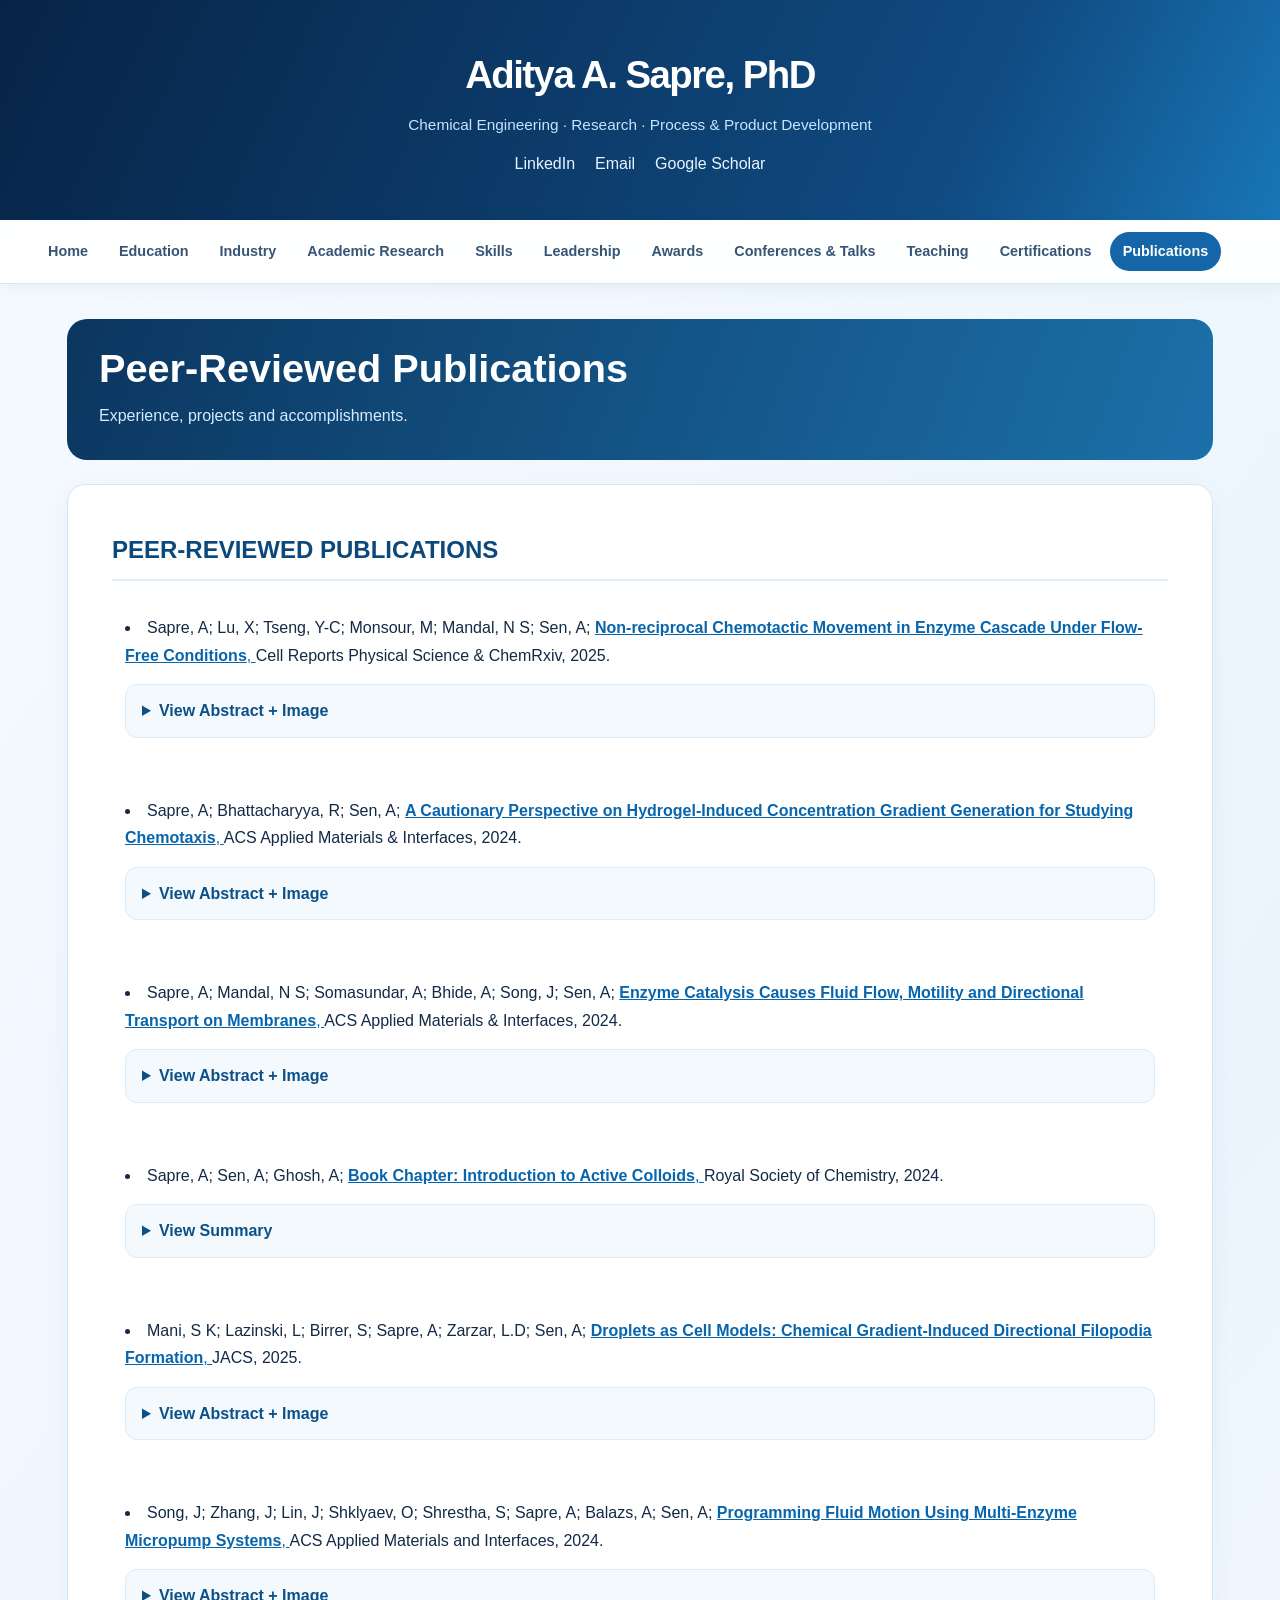
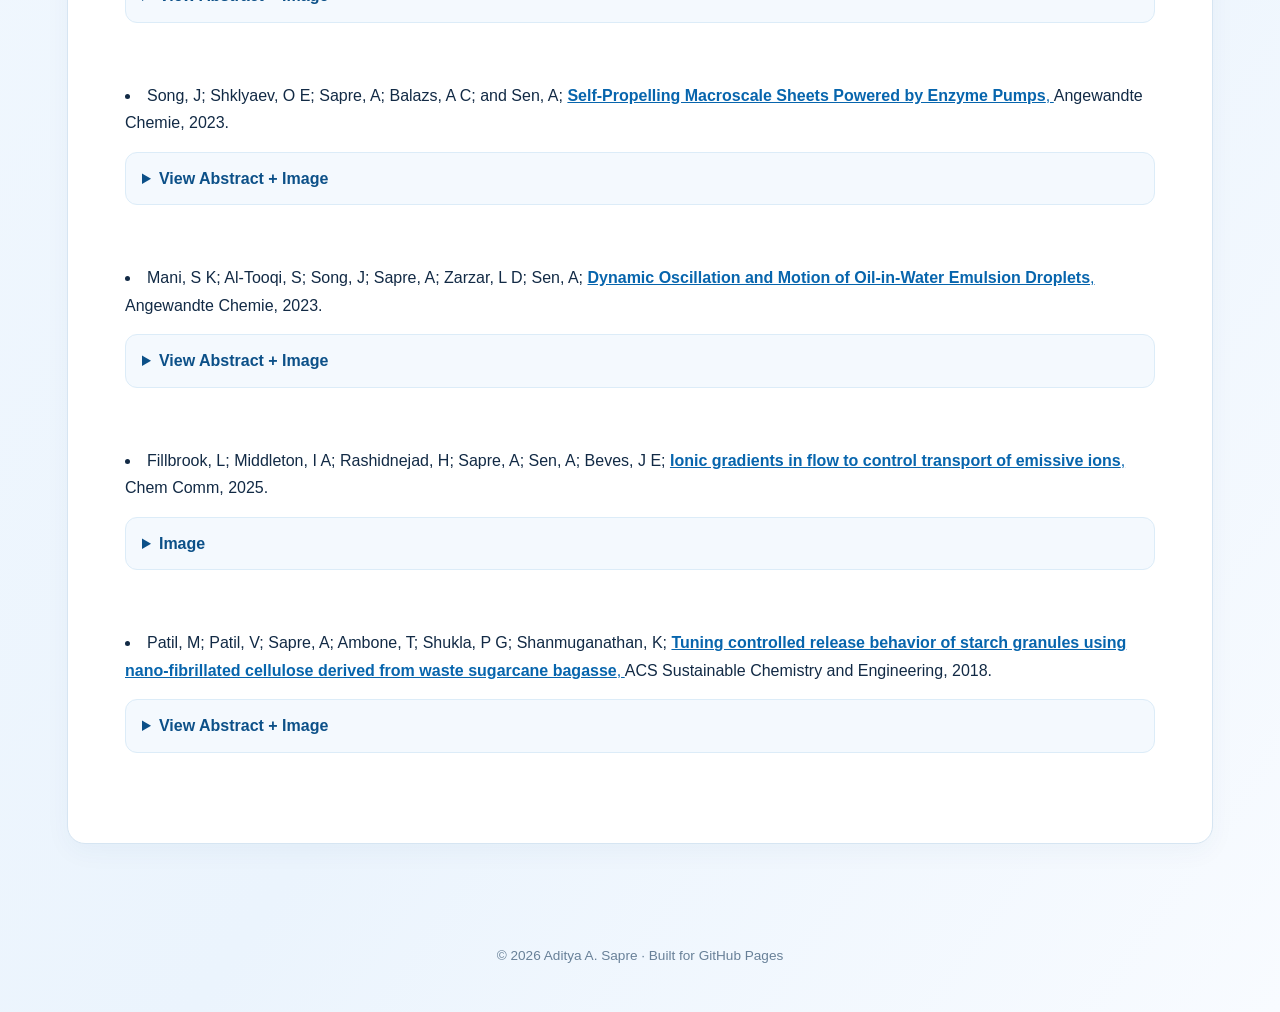
<file: pubs.html>
<!DOCTYPE html><html lang="en"><head><meta charset="utf-8"><meta name="viewport" content="width=device-width, initial-scale=1"><meta name="description" content="Research, professional experience, awards and presentations of Aditya A. Sapre, PhD"><title>Peer-Reviewed Publications | Aditya A. Sapre</title><link rel="stylesheet" href="style.css"></head><body><header><div class="brand">Aditya A. Sapre, PhD</div><div class="descriptor">Chemical Engineering · Research · Process &amp; Product Development</div><div class="links"><a href="https://www.linkedin.com/in/aditya-sapre-00100/" target="_blank" rel="noopener">LinkedIn</a><a href="mailto:aditya.sapre1995@gmail.com">Email</a><a href="https://scholar.google.com/citations?user=CB2lt_UAAAAJ&amp;hl=en" target="_blank" rel="noopener">Google Scholar</a></div></header><nav aria-label="Primary navigation"><a href="index.html" class="">Home</a><a href="education.html" class="">Education</a><a href="industry.html" class="">Industry</a><a href="academic.html" class="">Academic Research</a><a href="skills.html" class="">Skills</a><a href="leadership.html" class="">Leadership</a><a href="awards.html" class="">Awards</a><a href="conferences.html" class="">Conferences & Talks</a><a href="teaching.html" class="">Teaching</a><a href="certs.html" class="">Certifications</a><a href="pubs.html" class="active">Publications</a></nav><main><div class="pagehead"><h1>Peer-Reviewed Publications</h1><p>Experience, projects and accomplishments.</p></div><section class="content">
<h2>PEER-REVIEWED PUBLICATIONS</h2>
<style>
  .pub-box {
    margin-bottom: 18px;
    padding: 12px;
    background: rgba(255,255,255,0.05);
    border-radius: 8px;
    border: 1px solid rgba(255,255,255,0.1);
  }
  details {
    margin-top: 8px;
  }
  summary {
    cursor: pointer;
    font-weight: bold;
    color: #ADD8E6; /* light blue */
  }
  .pub-image {
    max-width: 100%;
    margin-top: 10px;
    border-radius: 8px;
  }
</style>
<div class="pub-box">
<li>
    Sapre, A; Lu, X; Tseng, Y-C; Monsour, M; Mandal, N S; Sen, A;
    <a href="https://www.cell.com/cell-reports-physical-science/fulltext/S2666-3864(25)00265-6" target="_blank">
<b>Non-reciprocal Chemotactic Movement in Enzyme Cascade Under Flow-Free Conditions</b>, 
    </a>
    Cell Reports Physical Science &amp; ChemRxiv, 2025.
  </li>
<details>
<summary>View Abstract + Image</summary>
<p><b>Abstract</b>: Chemotactic guiding by chemical gradients is important because of possible applications in targeted delivery. In addition, the experimental demonstration of microscale non-reciprocal interactions in active systems is fundamentally important. 
      We developed a microchannel architecture that allows reactive particles to be exposed to imposed chemical gradients for a long time under flow-free conditions. Using this setup, we show that particles functionalized with different enzymes show positive 
      chemotactic mobility in response to their respective substrate gradients. Most significantly, when combined, both acid phosphatase- and glucose oxidase-functionalized particles exhibit chemotaxis in response to a gradient of glucose-6-phosphate, which 
      acid phosphatase converts to glucose, the substrate for glucose oxidase. These findings underscore the significance of chemical gradients in directing particle movement, offering insights crucial for understanding swarming and signaling in living systems. 
      The work also constitutes the first step in designing populations of particles with distinct functions that coordinate their behavior.</p>
<p class="image-note"><em>Publication figure not included in this package (original file: Image1_p1.jpg).</em></p>
</details>
</div>
<div class="pub-box">
<li>
    Sapre, A; Bhattacharyya, R; Sen, A;
     <a href="https://pubs.acs.org/doi/10.1021/acsami.4c04930" target="_blank">
<b>A Cautionary Perspective on Hydrogel-Induced Concentration Gradient Generation for Studying Chemotaxis</b>, 
     </a>  
    ACS Applied Materials &amp; Interfaces, 2024.
  </li>
<details>
<summary>View Abstract + Image</summary>
<p><b>Abstract</b>: The achievement of consistent and static chemical gradients is critically important in the study of diffusion and chemotaxis at the micro- and nanoscales. In this context, a number of groups have reported on hydrogel-based systems 
      for generating concentration gradients. Here, we analyze the behavior of agarose and gelatin-based hydrogels in hybridization chambers of different heights. Our focus is on the issues that are caused by the presence of robust bulk fluid flows in such 
      systems due to the solutes present in the hydrogel and/or the surrounding fluid. We describe the key insights derived from these experiments, offering practical guidelines for establishing gradients using hydrogel-based systems and make the community 
      aware of different variables that can make the experiments nonreproducible and prone to misinterpretations.</p>
<p class="image-note"><em>Publication figure not included in this package (original file: image2_p2.jpeg).</em></p>
</details>
</div>
<div class="pub-box">
<li>
    Sapre, A; Mandal, N S; Somasundar, A; Bhide, A; Song, J; Sen, A;
    <a href="https://pubs.acs.org/doi/10.1021/acsami.3c15383" target="_blank">
<b>Enzyme Catalysis Causes Fluid Flow, Motility and Directional Transport on Membranes</b>,
    </a> 
    ACS Applied Materials &amp; Interfaces, 2024.
  </li>
<details>
<summary>View Abstract + Image</summary>
<p><b>Abstract</b>: The dynamic interplay between the composition of lipid membranes and the behavior of membrane-bound enzymes is critical to the understanding of cellular function and viability, and the design of membrane-based biosensing platforms. 
      While there is a significant body of knowledge about how lipid composition and dynamics affect membrane-bound enzymes, little is known about how enzyme catalysis influences the motility and lateral transport on lipid membranes. Using enzyme-attached lipids 
      in supported bilayers (SLBs), we provide direct evidence of catalysis-induced fluid flow that underlies the observed motility on SLBs. Additionally, by using active enzyme patches, we demonstrate the directional transport of tracer particles on SLBs. 
      As expected, enhancing the membrane viscosity by incorporating cholesterol into the bilayer suppresses the overall movement. These are the first steps in understanding diffusion and transport on lipid membranes due to active, out-of-equilibrium processes 
      that are the hallmark of living systems. In general, our study demonstrates how active enzymes can be used to control diffusion and transport in confined 2-D environments.</p>
<p class="image-note"><em>Publication figure not included in this package (original file: Image3_p3.jpeg).</em></p>
</details>
</div>
<div class="pub-box">
<li>
    Sapre, A; Sen, A; Ghosh, A; 
    <a href="https://books.rsc.org/books/edited-volume/2254/chapter-abstract/8270992/Introduction-to-Active-Colloids?redirectedFrom=fulltext" target="_blank">
<b>Book Chapter: Introduction to Active Colloids</b>,
    </a>
    Royal Society of Chemistry, 2024.
  </li>
<details>
<summary>View Summary</summary>
<p><b>Summary</b>: This chapter provides an overview of the entire research field of active colloids ranging from molecules to microparticles, spanning their types, propulsion mechanisms, collective behavior, applications, 
      and key research frontiers. The goal is to give readers a general understanding of this research field and its important concepts.</p>
</details>
</div>
<div class="pub-box">
<li>
    Mani, S K; Lazinski, L; Birrer, S; Sapre, A; Zarzar, L.D; Sen, A;
    <a href="https://pubs.acs.org/doi/10.1021/jacs.5c11719" target="_blank">
<b>Droplets as Cell Models: Chemical Gradient-Induced Directional Filopodia Formation</b>,
    </a>
    JACS, 2025.
  </li>
<details>
<summary>View Abstract + Image</summary>
<p><b>Abstract</b>: Cells are complex chemical systems capable of sensing and responding to environmental cues by dynamically reshaping themselves, e.g., by forming arm-like protrusions such as filopodia. 
      Recapitulating cellular behavior in artificial systems is a long-standing goal in understanding the matter-to-life transition and designing responsive soft materials. Here, we use oil-in-water emulsions that mimic cellular 
      environmental sensing and form directional arm-like filopodia in response to external chemical cues. Our work analyzes the step-by-step process involved in the formation of artificial filopodia, and we engineer ways to direct 
      filopodia growth through different chemical gradients. The process is driven by asymmetric surfactant partitioning across the oil–water interface, followed by ordering at the interface to form lamellar structures, which are 
      projected out as filopodia. We observe filopodia growing away from the source of kosmotropic anions and toward the source of chaotropic anions from the Hofmeister series. Significantly, these systems also respond to amino acid gradients, 
      similar to cells: tryptophan gradients favor growth toward the source, while lysine and arginine gradients cause growth away from the amino acid source. Our findings open new avenues for fabricating life-like materials that sense and grow 
      in response to external signals.</p>
<p class="image-note"><em>Publication figure not included in this package (original file: Image4_p4.jpeg).</em></p>
</details>
</div>
<div class="pub-box">
<li>
    Song, J; Zhang, J; Lin, J; Shklyaev, O; Shrestha, S; Sapre, A; Balazs, A; Sen, A;
    <a href="https://pubs.acs.org/doi/10.1021/acsami.4c07865" target="_blank">
<b>Programming Fluid Motion Using Multi-Enzyme Micropump Systems</b>,
    </a>
    ACS Applied Materials and Interfaces, 2024.
  </li>
<details>
<summary>View Abstract + Image</summary>
<p><b>Abstract</b>: In the presence of appropriate substrates, surface-anchored enzymes can act as pumps and propel fluid through microchambers. Understanding the dynamic interplay between catalytic reactions and fluid flow is vital to enhancing 
      the accuracy and utility of flow technology. Through a combination of experimental observations and numerical modeling, we show that coupled enzyme pumps can exhibit flow enhancement, flow suppression, and changes in the directionality (reversal) 
      of the fluid motion. The pumps’ ability to regulate the flow path is due to the reaction selectivity of the enzymes; the resultant fluid motion is only triggered by the presence of certain reactants. Hence, the reactants and the sequence in which 
      they are present in the solution and the layout of the enzyme-attached patches form an “instruction set” that guides the flowing solution to specific sites in the system. Such systems can operate as sensors that indicate concentrations of reactants 
      through measurement of the trajectory along which the flow demonstrates a maximal speed. The performed simulations suggest that the solutal buoyancy mechanism causes fluid motion and is responsible for all of the observed effects. More broadly, our 
      studies provide a new route for forming self-organizing flow systems that can yield fundamental insight into nonequilibrium, dynamical systems.</p>
<p class="image-note"><em>Publication figure not included in this package (original file: Image5_p5.jpeg).</em></p>
</details>
</div>
<div class="pub-box">
<li>
    Song, J; Shklyaev, O E; Sapre, A; Balazs, A C; and Sen, A;  
    <a href="https://onlinelibrary.wiley.com/doi/full/10.1002/anie.202311556" target="_blank">
<b>Self-Propelling Macroscale Sheets Powered by Enzyme Pumps</b>,
    </a>  
    Angewandte Chemie, 2023.
  </li>
<details>
<summary>View Abstract + Image</summary>
<p><b>Abstract</b>: Nanoscale enzymes anchored to surfaces act as chemical pumps by converting chemical energy released from enzymatic reactions into spontaneous fluid flow that propels entrained nano- and microparticles. Enzymatic pumps are biocompatible, 
      highly selective, and display unique substrate specificity. Utilizing these pumps to trigger self-propelled motion on the macroscale has, however, constituted a significant challenge and thus prevented their adaptation in macroscopic fluidic devices and 
      soft robotics. Using experiments and simulations, we herein show that enzymatic pumps can drive centimeter-scale polymer sheets along directed linear paths and rotational trajectories. In these studies, the sheets are confined to the air/water interface. 
      With the addition of appropriate substrate, the asymmetric enzymatic coating on the sheets induces chemically driven, buoyancy flows that controllably propel the sheet's motion on the air/water interface. The directionality and speed of the motion can be 
      tailored by changing the pattern of the enzymatic coating, type of enzyme, and nature and concentration of the substrate. This work highlights the utility of biocompatible enzymes for generating motion in macroscale fluidic devices and robotics and indicates 
      their potential utility for in vivo applications.</p>
<p class="image-note"><em>Publication figure not included in this package (original file: Image6_p6.jpg).</em></p>
</details>
</div>
<div class="pub-box">
<li>
    Mani, S K; Al-Tooqi, S; Song, J; Sapre, A; Zarzar, L D; Sen, A;
    <a href="https://onlinelibrary.wiley.com/doi/abs/10.1002/anie.202316242" target="_blank">
<b>Dynamic Oscillation and Motion of Oil-in-Water Emulsion Droplets</b>,
    </a>  
    Angewandte Chemie, 2023.
  </li>
<details>
<summary>View Abstract + Image</summary>
<p><b>Abstract</b>: The interplay of interfacial tensions on droplets results in a range of self-powered motions that mimic those of living systems and serve as a tunable model to understand their complex non-equilibrium behavior. Spontaneous shape deformations 
      and oscillations are crucial features observed in nature but difficult to incorporate in synthetic artificial systems. Here, we report sessile oil-in-water emulsions that exhibit rapid oscillating behavior. The oscillations depend on the nature and concentration 
      of the surfactant, the chemical composition of the oil, and the wettability of the solid substrate. The rapid changes in the contact angle per oscillation are observed using side-view optical microscopy. We propose that the changes in the interfacial tension 
      of the oil droplets is due to the partitioning of the surfactant into the oil phase and the movement of self-emulsified oil out of the parent droplets giving rise to the rhythmic variation in droplet contact-line. The ability to control and understand droplet 
      oscillation can help model similar oscillations in out-of-equilibrium systems in nature and reproduce biomimetic behavior in artificial systems for various applications, such as microfluidic lab-on-a-chip and adaptive materials.</p>
<p class="image-note"><em>Publication figure not included in this package (original file: Image7_p7.jpg).</em></p>
</details>
</div>
<div class="pub-box">
<li>
   Fillbrook, L; Middleton, I A; Rashidnejad, H; Sapre, A; Sen, A; Beves, J E;
    <a href="https://pubs.rsc.org/en/content/articlelanding/2025/cc/d4cc06182a" target="_blank">
<b>Ionic gradients in flow to control transport of emissive ions</b>,
    </a>  
    Chem Comm, 2025.
  </li>
<details>
<summary>Image</summary>
<p class="image-note"><em>Publication figure not included in this package (original file: Image8_p8.jpg).</em></p>
</details>
</div>
<div class="pub-box">
<li>
   Patil, M; Patil, V; Sapre, A; Ambone, T; Shukla, P G; Shanmuganathan, K;
    <a href="https://pubs.acs.org/doi/10.1021/acssuschemeng.8b01545" target="_blank">
<b>Tuning controlled release behavior of starch granules using nano-fibrillated cellulose derived from waste sugarcane bagasse</b>,
    </a>  
   ACS Sustainable Chemistry and Engineering, 2018.
  </li>
<details>
<summary>View Abstract + Image</summary>
<p><b>Abstract</b>: Controlled release formulations help to encapsulate agrochemicals and deliver at a sustained rate. Growing environmental challenges have increased the need for controlled release systems based on sustainable feed-stocks. 
      To this end, we report here the preparation and properties of a monolith-type controlled release granular formulation based on two ubiquitous biopolymers, starch and cellulose. Cellulose nanofibers (CNFs) derived from waste sugarcane bagasse 
      were mixed with gelatinized maize starch and urea formaldehyde to yield nanocomposite granular formulation. Dimethyl phthalate (DMP) was used as model encapsulant. The morphology of CNFs and CNF-reinforced starch granules was characterized by 
      transmission electron microscopy, scanning electron microscopy, BET porosimetry, and X-ray tomography. Incorporation of only 2–4 wt % CNFs led to a significant reduction in porosity as compared to that for neat starch granules, while the water 
      uptake was enhanced by 20–30%. Reinforcing starch with CNFs led to a significant reduction in initial release rate and yet higher overall release of DMP, thereby allowing effective utilization of entrapped chemicals. This interesting release behavior 
      could be attributed to two competing factors, water uptake-induced diffusion and barrier effects rendered by nanocellulose network.</p>
<p class="image-note"><em>Publication figure not included in this package (original file: Image9_p9.jpeg).</em></p>
</details>
</div>
</section></main><footer class="footer">© 2026 Aditya A. Sapre · Built for GitHub Pages</footer></body></html>
</file>
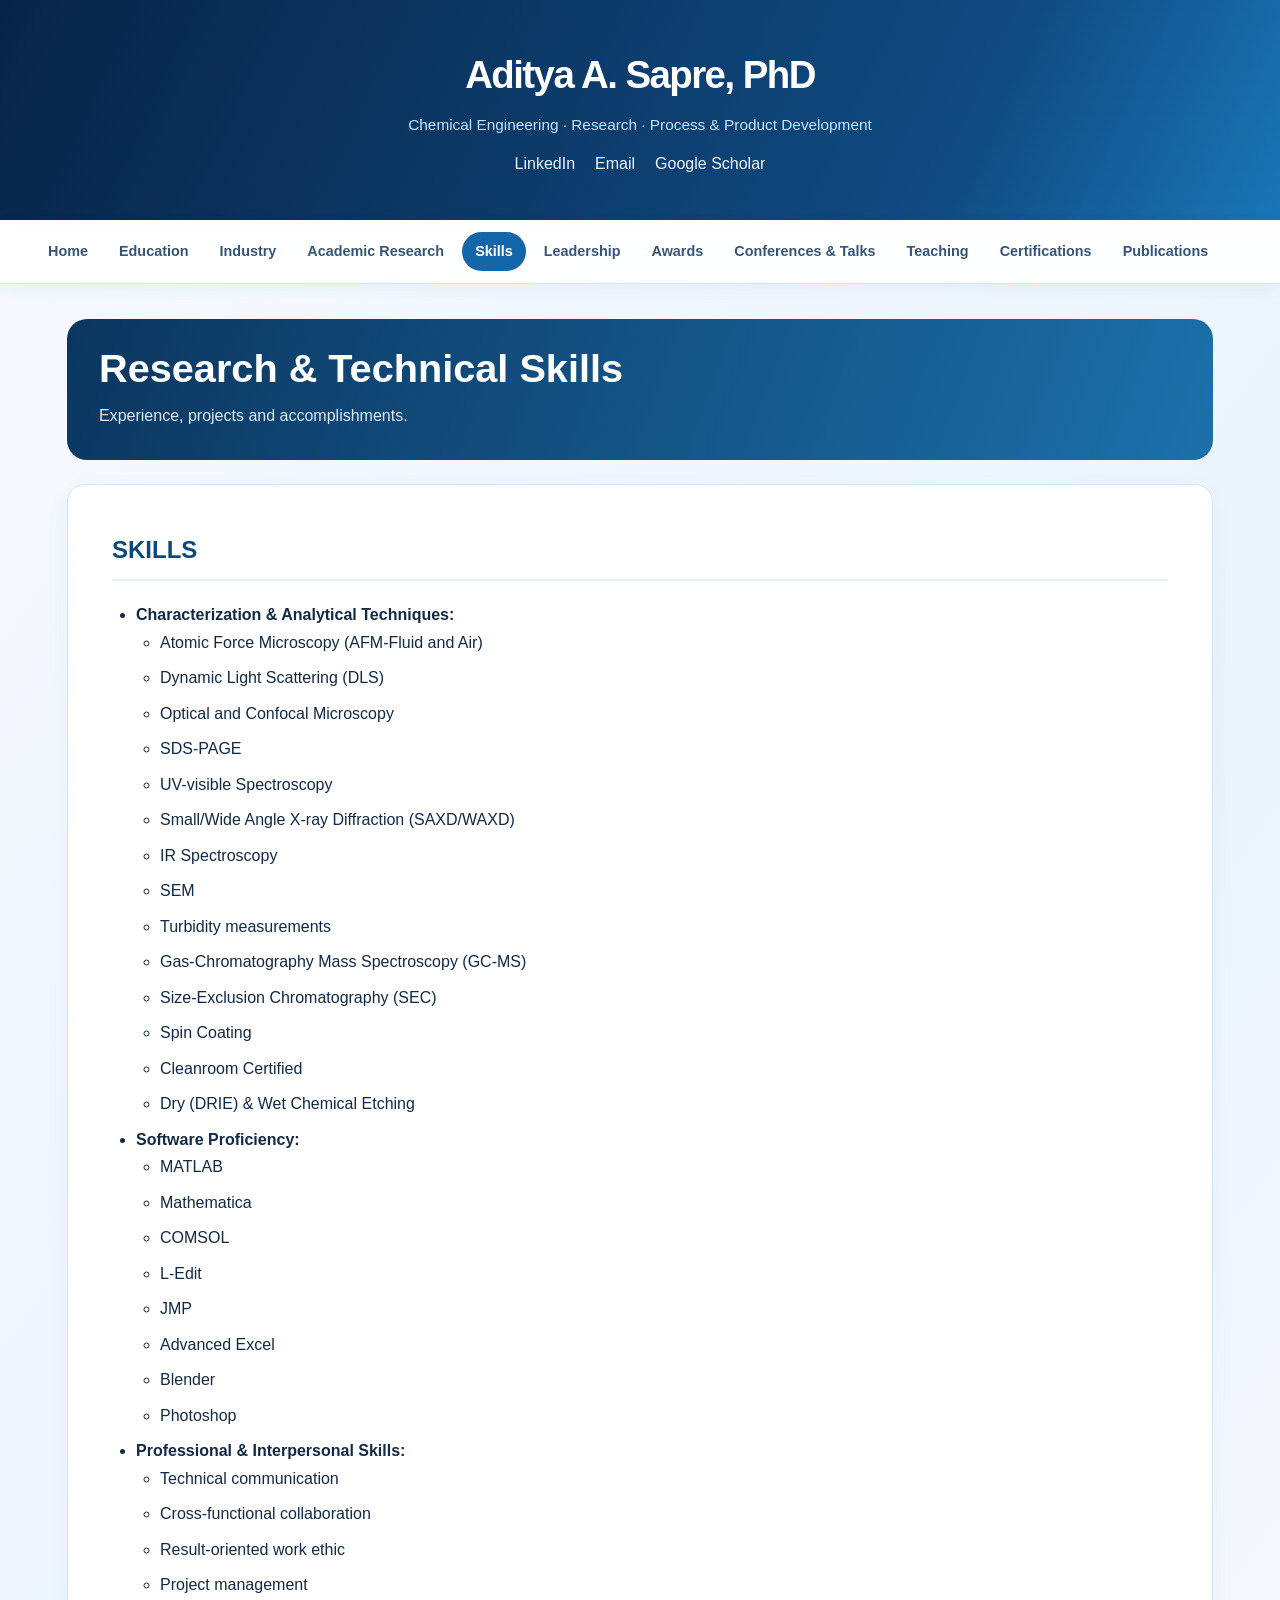
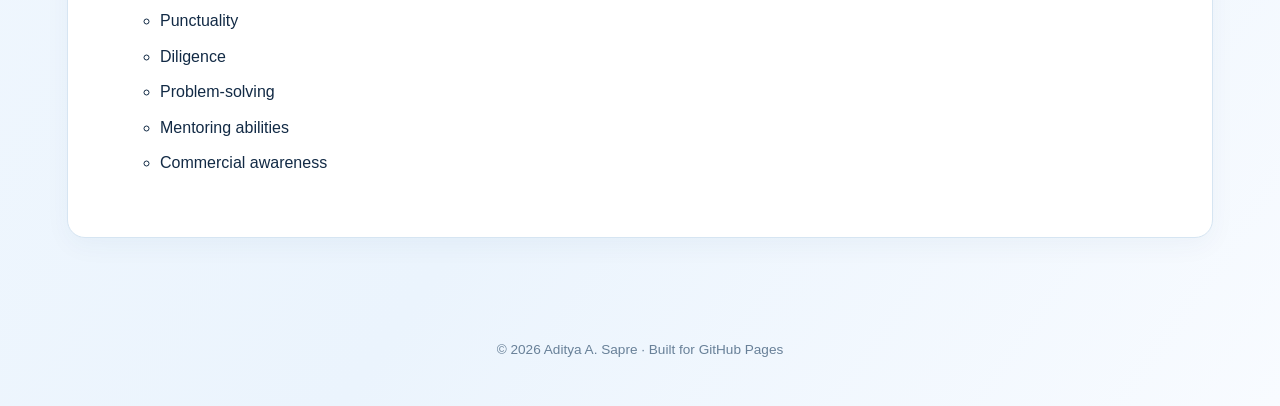
<file: skills.html>
<!DOCTYPE html><html lang="en"><head><meta charset="utf-8"><meta name="viewport" content="width=device-width, initial-scale=1"><meta name="description" content="Research, professional experience, awards and presentations of Aditya A. Sapre, PhD"><title>Research &amp; Technical Skills | Aditya A. Sapre</title><link rel="stylesheet" href="style.css"></head><body><header><div class="brand">Aditya A. Sapre, PhD</div><div class="descriptor">Chemical Engineering · Research · Process &amp; Product Development</div><div class="links"><a href="https://www.linkedin.com/in/aditya-sapre-00100/" target="_blank" rel="noopener">LinkedIn</a><a href="mailto:aditya.sapre1995@gmail.com">Email</a><a href="https://scholar.google.com/citations?user=CB2lt_UAAAAJ&amp;hl=en" target="_blank" rel="noopener">Google Scholar</a></div></header><nav aria-label="Primary navigation"><a href="index.html" class="">Home</a><a href="education.html" class="">Education</a><a href="industry.html" class="">Industry</a><a href="academic.html" class="">Academic Research</a><a href="skills.html" class="active">Skills</a><a href="leadership.html" class="">Leadership</a><a href="awards.html" class="">Awards</a><a href="conferences.html" class="">Conferences & Talks</a><a href="teaching.html" class="">Teaching</a><a href="certs.html" class="">Certifications</a><a href="pubs.html" class="">Publications</a></nav><main><div class="pagehead"><h1>Research &amp; Technical Skills</h1><p>Experience, projects and accomplishments.</p></div><section class="content">
<h2>SKILLS</h2>
<ul>
<li><strong>Characterization &amp; Analytical Techniques:</strong>
<ul>
<li>Atomic Force Microscopy (AFM-Fluid and Air)</li>
<li>Dynamic Light Scattering (DLS)</li>
<li>Optical and Confocal Microscopy</li>
<li>SDS-PAGE</li>
<li>UV-visible Spectroscopy</li>
<li>Small/Wide Angle X-ray Diffraction (SAXD/WAXD)</li>
<li>IR Spectroscopy</li>
<li>SEM</li>
<li>Turbidity measurements</li>
<li>Gas-Chromatography Mass Spectroscopy (GC-MS)</li>
<li>Size-Exclusion Chromatography (SEC)</li>
<li>Spin Coating</li>
<li>Cleanroom Certified</li>
<li>Dry (DRIE) &amp; Wet Chemical Etching</li>
</ul>
</li>
<li><strong>Software Proficiency:</strong>
<ul>
<li>MATLAB</li>
<li>Mathematica</li>
<li>COMSOL</li>
<li>L-Edit</li>
<li>JMP</li>
<li>Advanced Excel</li>
<li>Blender</li>
<li>Photoshop</li>
</ul>
</li>
<li><strong>Professional &amp; Interpersonal Skills:</strong>
<ul>
<li>Technical communication</li>
<li>Cross-functional collaboration</li>
<li>Result-oriented work ethic</li>
<li>Project management</li>
<li>Punctuality</li>
<li>Diligence</li>
<li>Problem-solving</li>
<li>Mentoring abilities</li>
<li>Commercial awareness</li>
</ul>
</li>
</ul>
</section></main><footer class="footer">© 2026 Aditya A. Sapre · Built for GitHub Pages</footer></body></html>
</file>
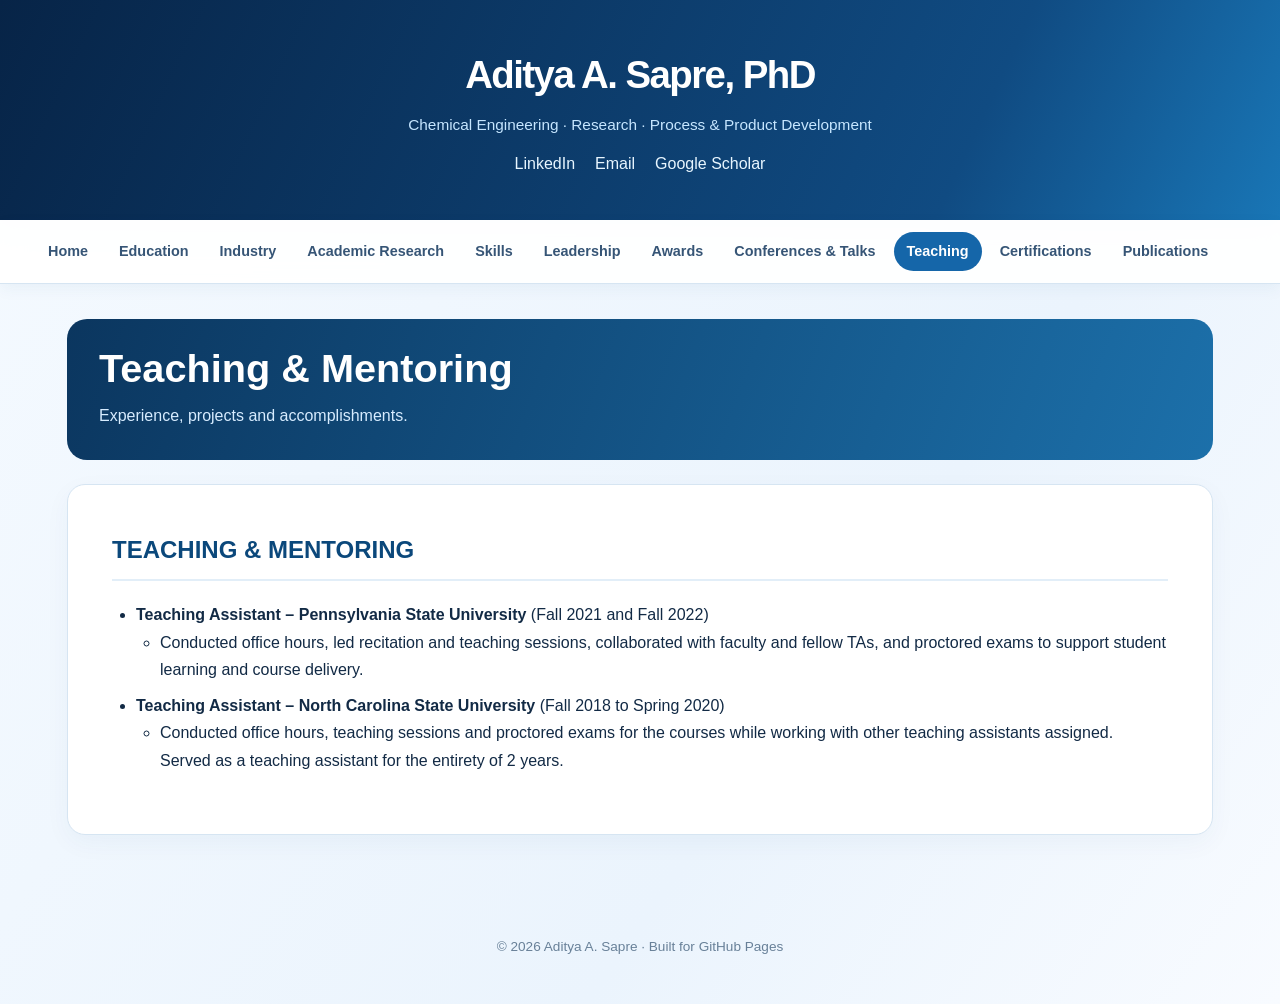
<file: teaching.html>
<!DOCTYPE html><html lang="en"><head><meta charset="utf-8"><meta name="viewport" content="width=device-width, initial-scale=1"><meta name="description" content="Research, professional experience, awards and presentations of Aditya A. Sapre, PhD"><title>Teaching &amp; Mentoring | Aditya A. Sapre</title><link rel="stylesheet" href="style.css"></head><body><header><div class="brand">Aditya A. Sapre, PhD</div><div class="descriptor">Chemical Engineering · Research · Process &amp; Product Development</div><div class="links"><a href="https://www.linkedin.com/in/aditya-sapre-00100/" target="_blank" rel="noopener">LinkedIn</a><a href="mailto:aditya.sapre1995@gmail.com">Email</a><a href="https://scholar.google.com/citations?user=CB2lt_UAAAAJ&amp;hl=en" target="_blank" rel="noopener">Google Scholar</a></div></header><nav aria-label="Primary navigation"><a href="index.html" class="">Home</a><a href="education.html" class="">Education</a><a href="industry.html" class="">Industry</a><a href="academic.html" class="">Academic Research</a><a href="skills.html" class="">Skills</a><a href="leadership.html" class="">Leadership</a><a href="awards.html" class="">Awards</a><a href="conferences.html" class="">Conferences & Talks</a><a href="teaching.html" class="active">Teaching</a><a href="certs.html" class="">Certifications</a><a href="pubs.html" class="">Publications</a></nav><main><div class="pagehead"><h1>Teaching &amp; Mentoring</h1><p>Experience, projects and accomplishments.</p></div><section class="content">
<h2>TEACHING &amp; MENTORING</h2>
<ul>
<li><strong>Teaching Assistant – Pennsylvania State University</strong> (Fall 2021 and Fall 2022)
    <ul>
<li>Conducted office hours, led recitation and teaching sessions, collaborated with faculty and fellow TAs, and proctored exams to support student learning and course delivery.</li>
</ul>
</li>
<li><strong>Teaching Assistant – North Carolina State University</strong> (Fall 2018 to Spring 2020)
    <ul>
<li>Conducted office hours, teaching sessions and proctored exams for the courses while working with other teaching assistants assigned. Served as a teaching assistant for the entirety of 2 years.</li>
</ul>
</li>
</ul>
</section></main><footer class="footer">© 2026 Aditya A. Sapre · Built for GitHub Pages</footer></body></html>
</file>
<file: style.css>
:root {
  --ink: #122a45;
  --muted: #536c88;
  --navy: #09264c;
  --blue: #1463ab;
  --sky: #e9f4ff;
  --border: #d6e5f2;
  --card: #fff;
}

/* GENERAL SETTINGS */

* {
  box-sizing: border-box;
}

html {
  scroll-behavior: smooth;
}

body {
  margin: 0;
  font-family: Inter, ui-sans-serif, -apple-system,
    BlinkMacSystemFont, "Segoe UI", Arial, sans-serif;
  color: var(--ink);
  background: linear-gradient(
    125deg,
    #f5faff 0%,
    #ebf4fd 65%,
    #f8fbff 100%
  );
  line-height: 1.72;
}

a {
  color: #0765ad;
}

a:hover {
  color: #00477d;
}

/* HEADER */

header {
  background: linear-gradient(
    115deg,
    #072447,
    #104b82 75%,
    #1976b6
  );
  color: white;
  padding: 42px clamp(20px, 5vw, 80px);
  box-shadow: 0 5px 24px #0b376220;
  text-align: center;
}

header .brand {
  font-weight: 800;
  font-size: clamp(1.7rem, 3vw, 2.7rem);
  letter-spacing: -0.04em;
  text-align: center;
  margin-left: auto;
  margin-right: auto;
}

header .descriptor {
  color: #c6e6ff;
  margin: 4px auto 12px;
  font-size: 0.96rem;
  text-align: center;
}

header .links {
  display: flex;
  justify-content: center;
  align-items: center;
  gap: 20px;
  flex-wrap: wrap;
}

header .links a {
  color: #e8f6ff;
  text-decoration: none;
}

/* NAVIGATION */

nav {
  position: sticky;
  top: 0;
  z-index: 20;
  background: #fffE;
  backdrop-filter: blur(12px);
  border-bottom: 1px solid var(--border);
  display: flex;
  overflow: auto;
  gap: 5px;
  padding: 12px max(16px, calc((100vw - 1210px) / 2));
  box-shadow: 0 5px 15px #124b7e0d;
}

nav a {
  white-space: nowrap;
  text-decoration: none;
  color: #365576;
  font-size: 0.9rem;
  font-weight: 650;
  padding: 7px 13px;
  border-radius: 30px;
}

nav a:hover,
nav a.active {
  background: #1566a9;
  color: white;
}

/* MAIN CONTENT */

main {
  max-width: 1190px;
  margin: 35px auto 80px;
  padding: 0 22px;
}

.pagehead {
  padding: 26px 32px 30px;
  background: linear-gradient(110deg, #0b365f, #1c70aa);
  border-radius: 20px;
  color: white;
  margin-bottom: 24px;
}

.pagehead h1 {
  margin: 0;
  font-size: clamp(1.7rem, 3.1vw, 2.5rem);
  line-height: 1.2;
}

.pagehead p {
  color: #d7ecff;
  margin: 10px 0 0;
}

/* CONTENT CARDS */

.content,
.tile,
.photo-card {
  background: white;
  border: 1px solid var(--border);
  border-radius: 18px;
  box-shadow: 0 8px 26px #124b7e0b;
}

.content {
  padding: clamp(20px, 3.6vw, 44px);
  overflow-wrap: anywhere;
}

.content h2 {
  color: #0b487b;
  border-bottom: 2px solid #e2eef8;
  padding-bottom: 9px;
  margin-top: 0;
}

.content h3 {
  color: #185a93;
  margin-top: 27px;
}

.content li {
  margin-bottom: 8px;
}

.content p {
  margin: 12px 0;
}

.content ul {
  padding-left: 24px;
}

.content details {
  margin: 15px 0;
  padding: 12px 16px;
  background: #f4f9fe;
  border: 1px solid #dcecf8;
  border-radius: 12px;
}

.content summary {
  cursor: pointer;
  font-weight: 700;
  color: #0c5088;
}

.content img.pub-image {
  max-width: min(400px, 100%);
  height: auto;
  display: block;
  margin: 15px 0;
}

/* PHOTO GALLERY */

.gallery {
  display: grid;
  grid-template-columns: repeat(
    auto-fit,
    minmax(min(100%, 290px), 1fr)
  );
  gap: 22px;
  margin: 25px 0 28px;
}

.photo-card {
  padding: 12px;
  overflow: hidden;
}

/* Display complete photographs without cropping */

.photo-card img.photo {
  display: block;
  width: 100%;
  height: auto;
  max-height: none;
  object-fit: contain;
  object-position: center;
  border-radius: 12px;
  background: #f3f8fc;
}

.photo-card .caption {
  padding: 11px 5px 4px;
  font-weight: 700;
  color: #173d65;
  line-height: 1.35;
}

.photo-card .subcaption {
  padding: 0 5px 9px;
  color: #657d94;
  font-size: 0.88rem;
}

/* COMPANY LOGOS */

.brandmark {
  max-width: 120px;
  max-height: 48px;
  object-fit: contain !important;
  margin: 10px 5px 0;
}

/* HERO SECTION */

.hero {
  background: linear-gradient(125deg, #0b325a, #176ba6);
  padding: 45px clamp(25px, 5vw, 65px);
  border-radius: 24px;
  color: white;
  margin-bottom: 35px;
}

.hero h1 {
  font-size: clamp(2rem, 4.5vw, 3.7rem);
  line-height: 1.15;
  letter-spacing: -0.05em;
  margin: 0 0 15px;
}

.hero p {
  color: #d5eafb;
  max-width: 700px;
  font-size: 1.05rem;
}

.hero .actions {
  display: flex;
  gap: 10px;
  flex-wrap: wrap;
  margin-top: 20px;
}

.hero .actions a {
  display: inline-block;
  background: white;
  color: #0d5186;
  border-radius: 9px;
  text-decoration: none;
  padding: 10px 18px;
  font-weight: 750;
}

.hero .actions a.outline {
  background: transparent;
  color: white;
  border: 1px solid #8abbdf;
}

/* SECTION LABELS */

.sectionlabel {
  color: #155b96;
  text-transform: uppercase;
  letter-spacing: 0.12em;
  font-size: 0.8rem;
  font-weight: 800;
  margin: 32px 0 12px;
}

/* HOMEPAGE TILES */

.tiles {
  display: grid;
  grid-template-columns: repeat(
    auto-fit,
    minmax(min(100%, 280px), 1fr)
  );
  gap: 20px;
}

.tile {
  padding: 21px;
  color: inherit;
  text-decoration: none;
  transition: transform 0.2s, box-shadow 0.2s;
  display: block;
}

.tile:hover {
  transform: translateY(-4px);
  box-shadow: 0 14px 35px #164e7b20;
}

.tile img {
  height: 150px;
  width: 100%;
  object-fit: contain;
  background: #edf7ff;
  border-radius: 10px;
  padding: 8px;
}

.tile h3 {
  margin: 15px 0 5px;
  color: #164f83;
  font-size: 1.15rem;
}

.tile p {
  color: #58738b;
  margin: 0;
  font-size: 0.91rem;
}

/* FOOTER */

.footer {
  text-align: center;
  color: #688098;
  padding: 20px 15px 45px;
  font-size: 0.85rem;
}

.missing {
  display: none;
}

/* MOBILE RESPONSIVENESS */

@media (max-width: 650px) {

  header {
    padding: 24px 18px;
    text-align: center;
  }

  header .links {
    justify-content: center;
  }

  main {
    padding: 0 13px;
    margin: 18px auto 42px;
  }

  .gallery {
    grid-template-columns: 1fr;
  }

  .photo-card img.photo {
    height: auto;
    max-height: none;
    object-fit: contain;
  }

  nav {
    padding: 9px 10px;
  }

  .content {
    padding: 20px;
  }
}
</file>
